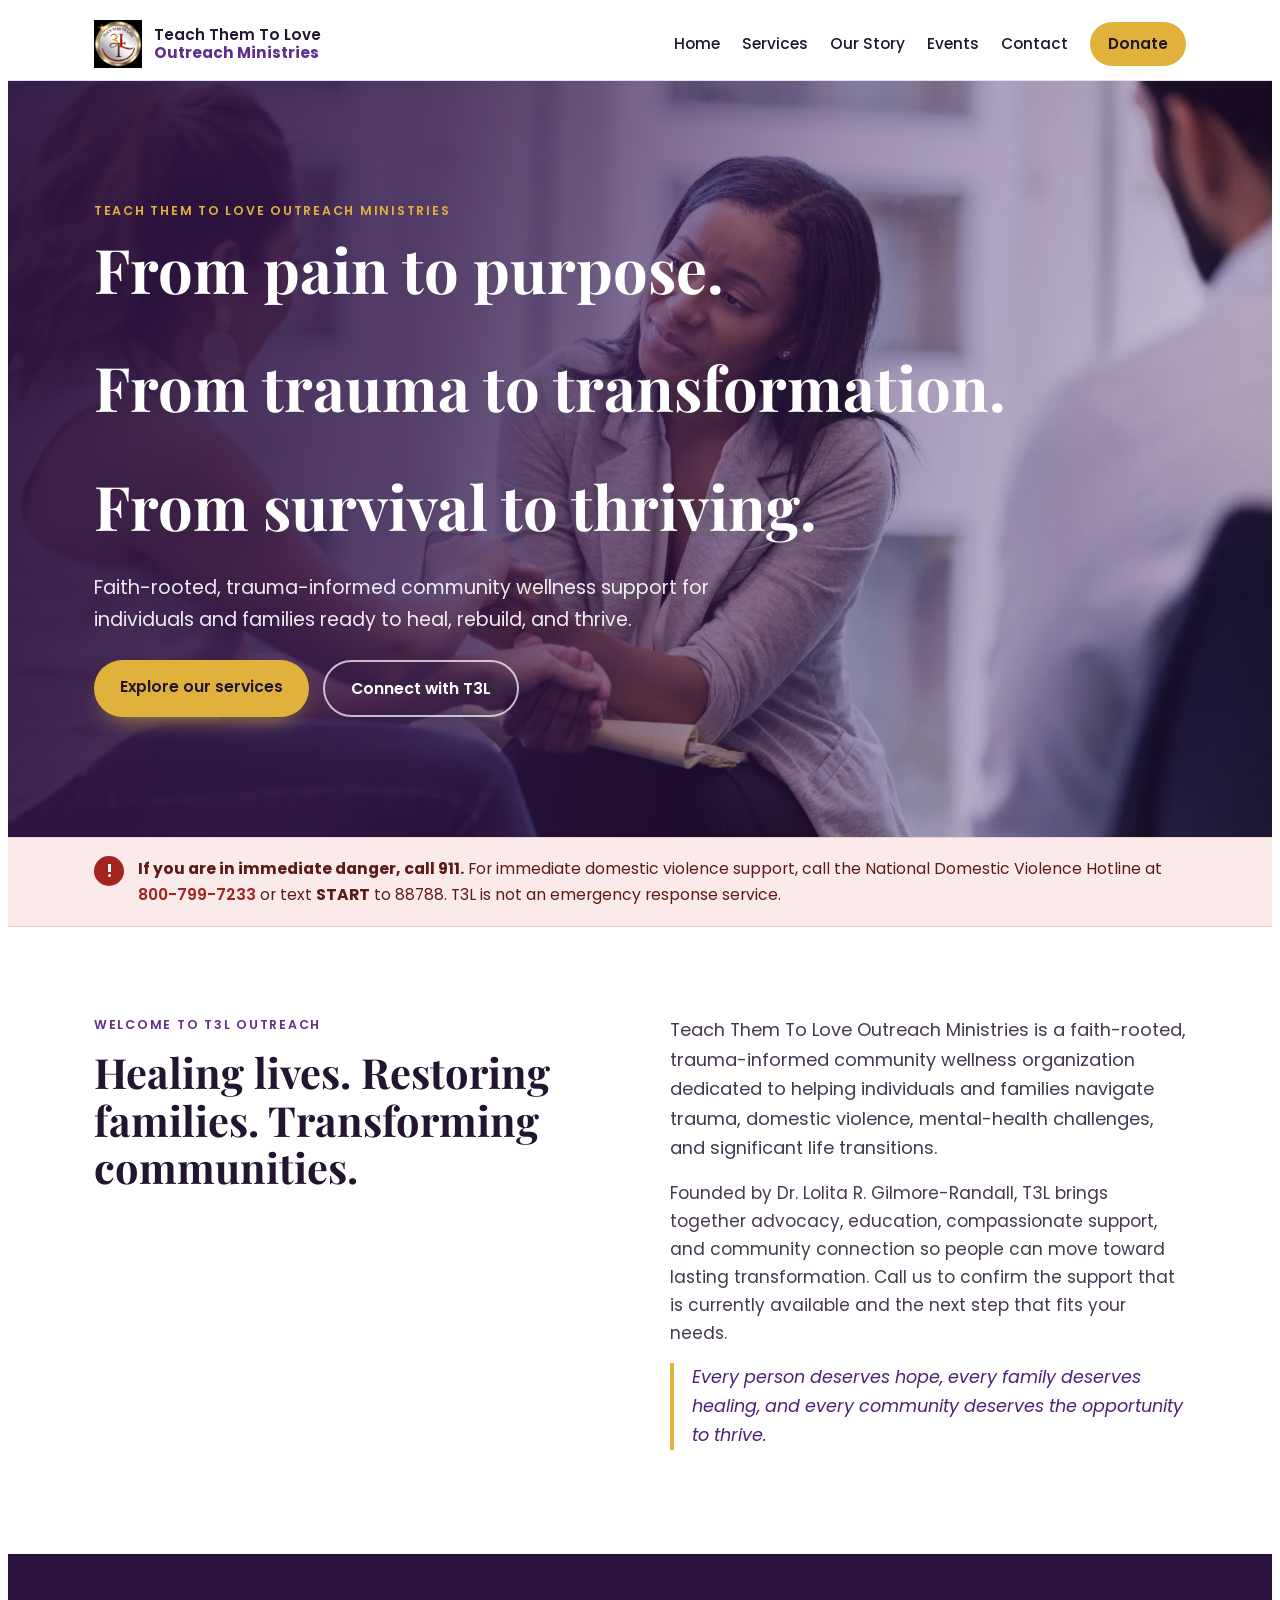
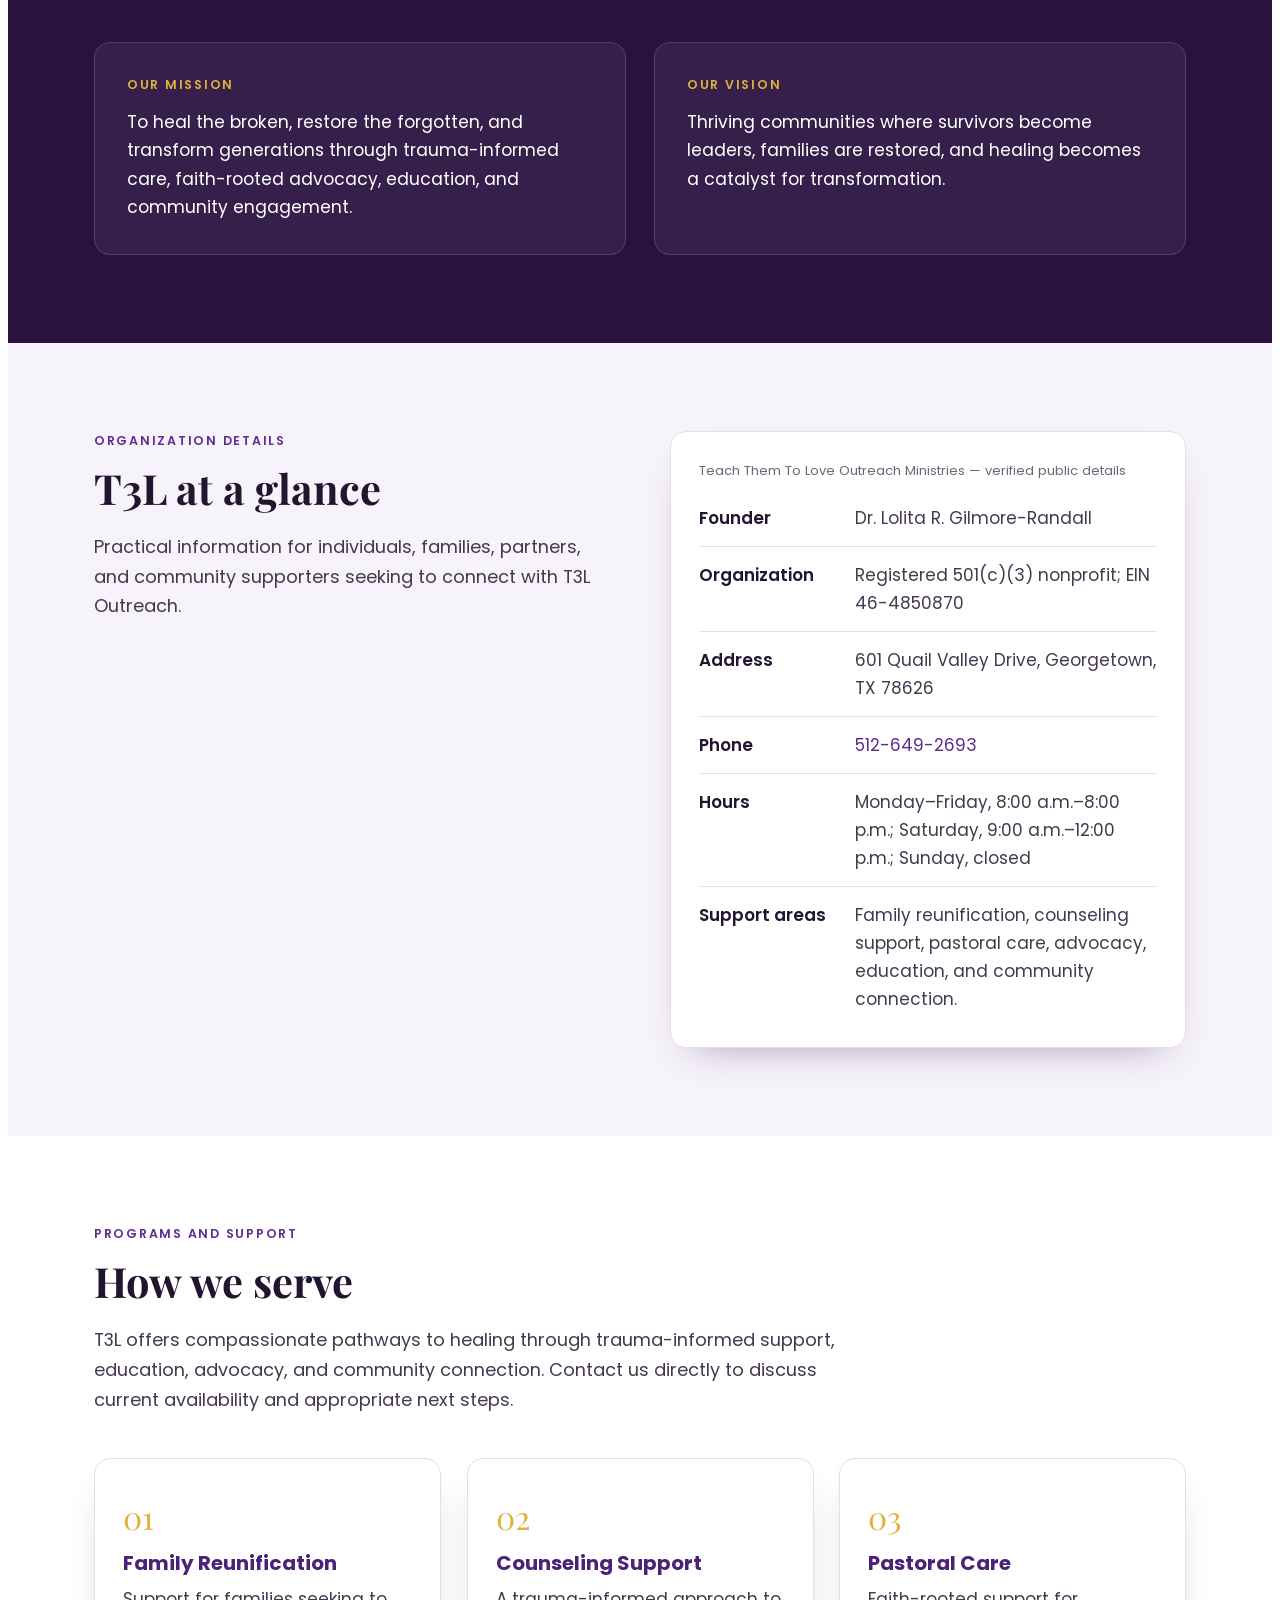
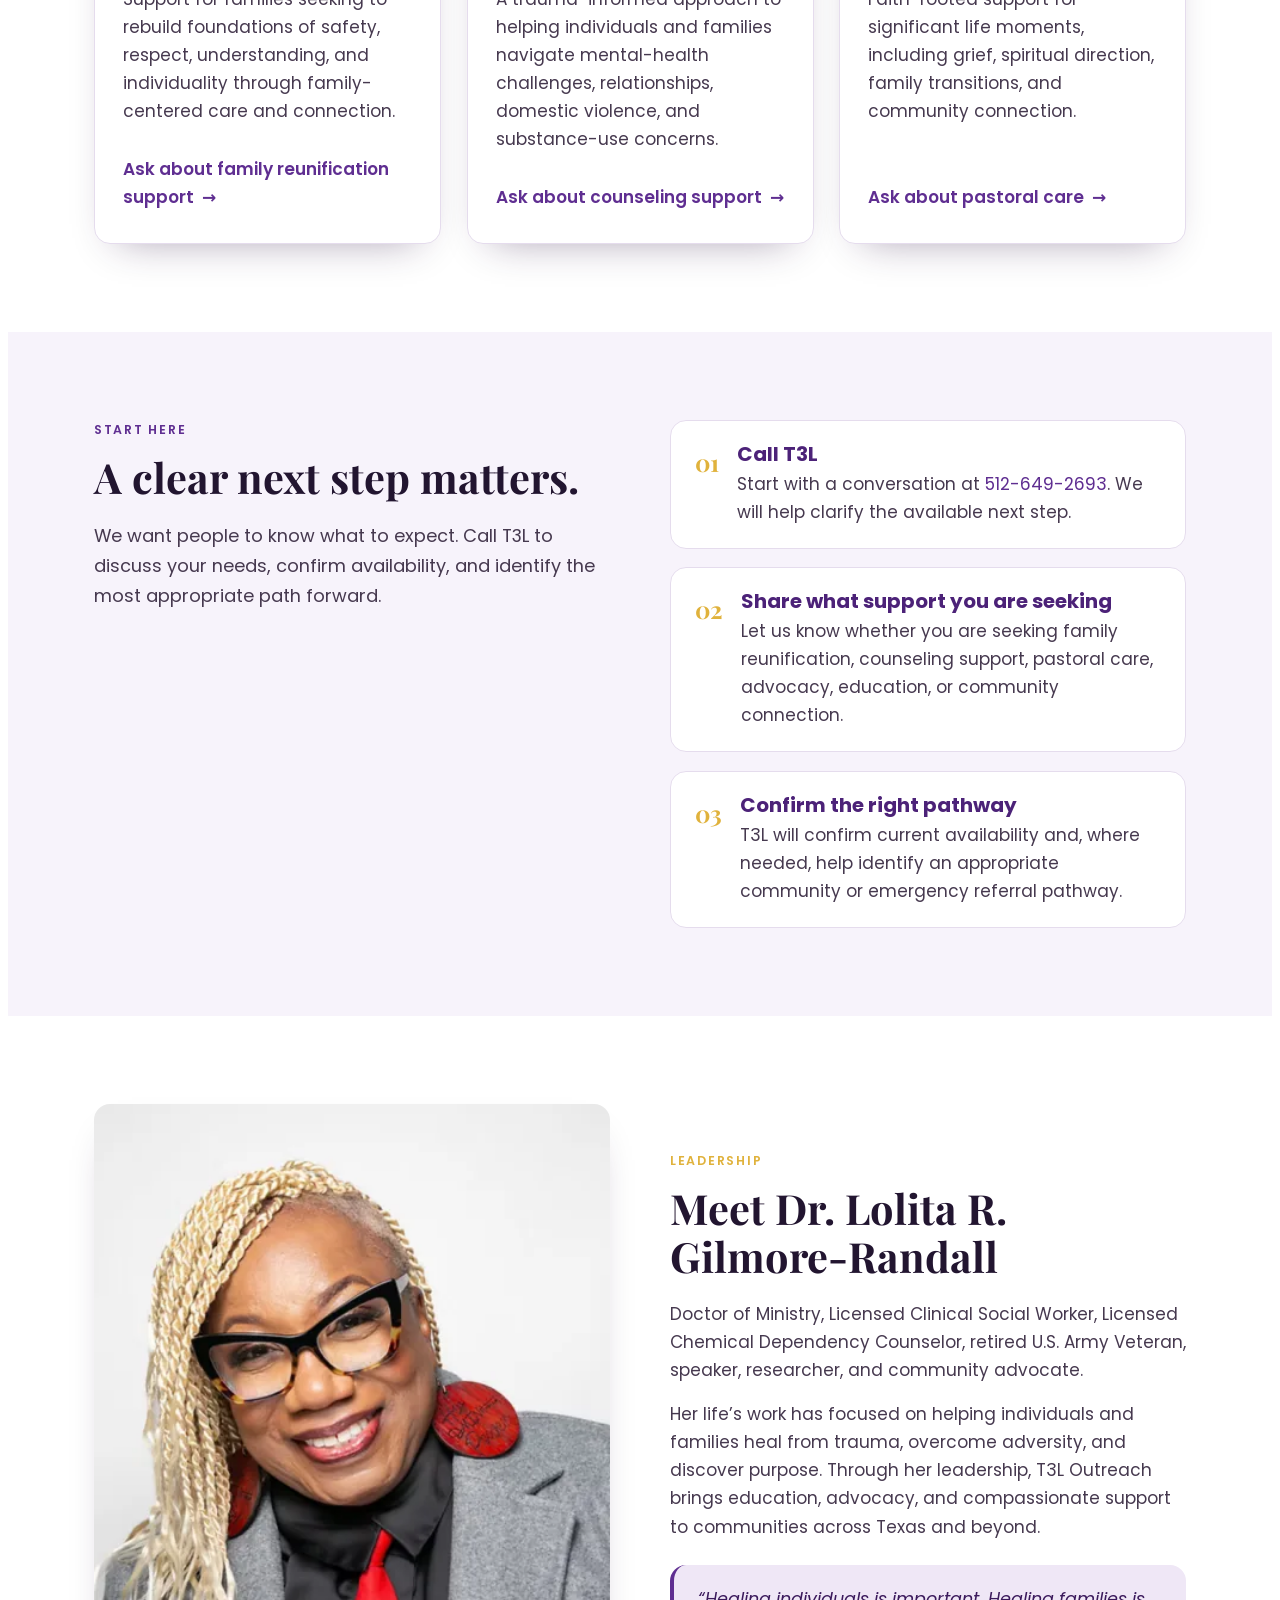
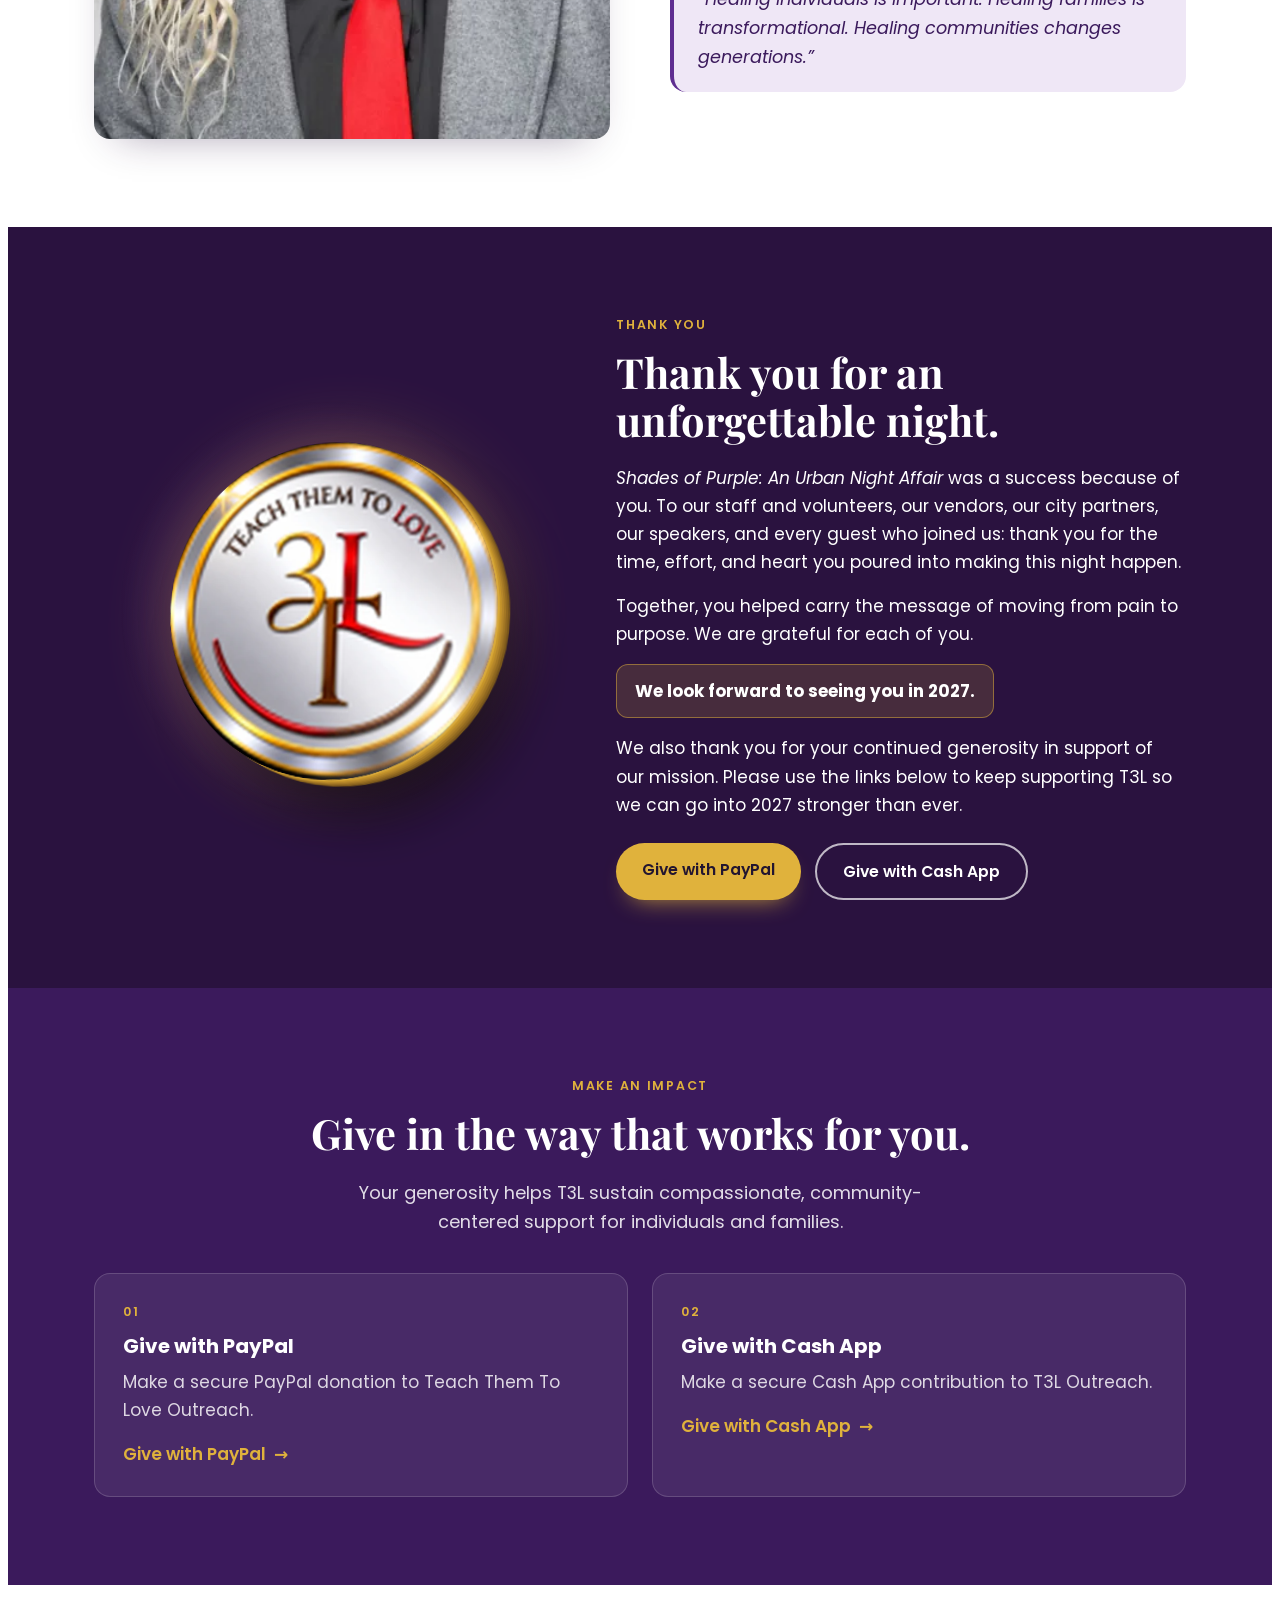
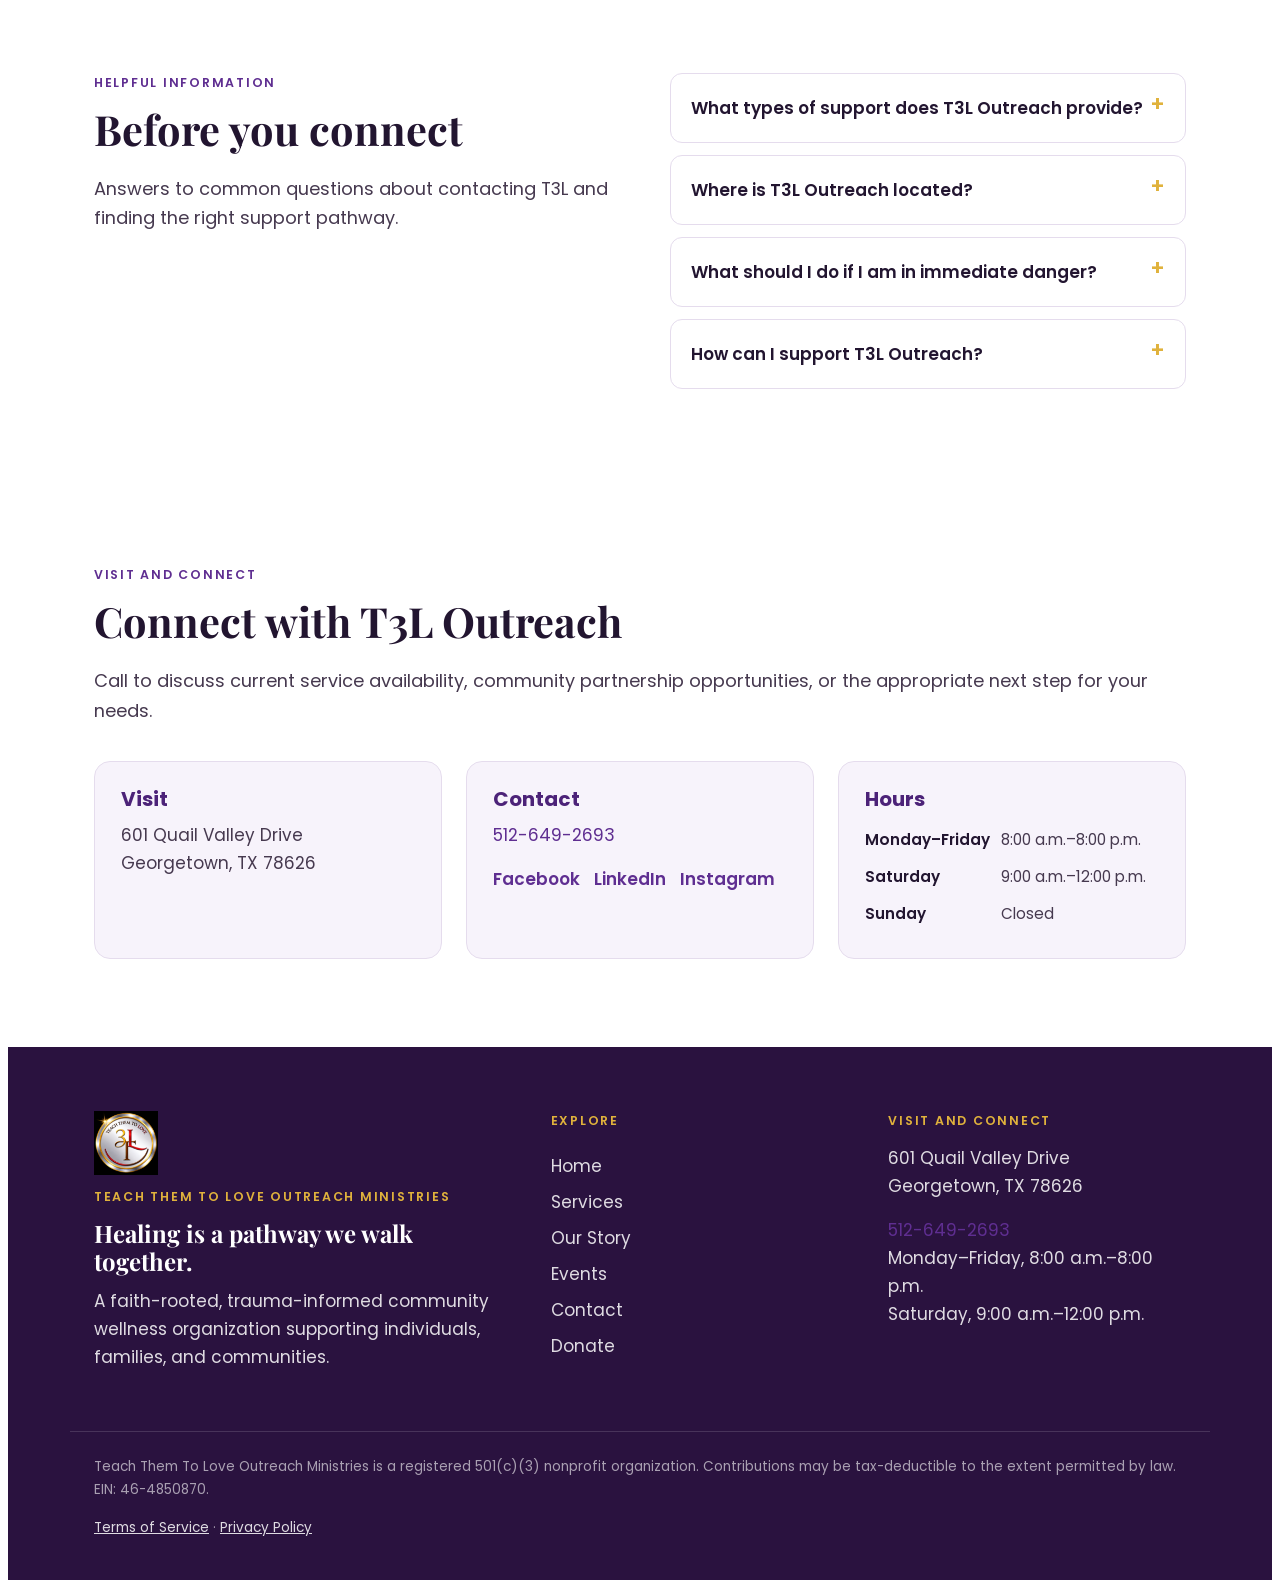
<file: index.html>
<!doctype html>
<html lang="en">
<head>
  <meta charset="utf-8">
  <meta name="viewport" content="width=device-width, initial-scale=1">
  <title>Teach Them To Love Outreach Ministries — Healing lives. Restoring families. Transforming communities.</title>
  <meta name="description" content="Teach Them To Love Outreach Ministries (T3L) is a faith-rooted, trauma-informed community wellness organization in Georgetown, TX, supporting individuals and families through family reunification, counseling support, pastoral care, advocacy, and education.">
  <meta name="theme-color" content="#2a123f">
  <link rel="canonical" href="https://www.t3loutreach.org/">

  <!-- Favicon / app icons -->
  <link rel="icon" href="assets/img/t3l-logo.png" type="image/png">
  <link rel="apple-touch-icon" href="assets/img/t3l-logo.png">

  <!-- Smooth in-page scrolling (disabled under reduced-motion via stylesheet) -->
  <style>html{scroll-behavior:smooth}</style>

  <!-- Open Graph / social -->
  <meta property="og:type" content="website">
  <meta property="og:url" content="https://www.t3loutreach.org/">
  <meta property="og:title" content="Teach Them To Love Outreach Ministries">
  <meta property="og:description" content="Faith-rooted, trauma-informed community wellness support for individuals and families ready to heal, rebuild, and thrive.">
  <meta property="og:image" content="https://www.t3loutreach.org/assets/img/t3l-logo.png">
  <meta name="twitter:card" content="summary">

  <!-- Fonts -->
  <link rel="preconnect" href="https://fonts.googleapis.com">
  <link rel="preconnect" href="https://fonts.gstatic.com" crossorigin>
  <link href="https://fonts.googleapis.com/css2?family=Playfair+Display:wght@600;700&family=Poppins:wght@400;500;600;700&display=swap" rel="stylesheet">

  <link rel="stylesheet" href="assets/t3l.css">

  <!-- Structured data: NGO -->
  <script type="application/ld+json">
  {
    "@context": "https://schema.org",
    "@type": "NGO",
    "name": "Teach Them To Love Outreach Ministries",
    "alternateName": "T3L Outreach",
    "url": "https://www.t3loutreach.org/",
    "telephone": "+1-512-649-2693",
    "email": "teachthemtolove@gmail.com",
    "taxID": "46-4850870",
    "founder": { "@type": "Person", "name": "Dr. Lolita R. Gilmore-Randall" },
    "address": {
      "@type": "PostalAddress",
      "streetAddress": "601 Quail Valley Drive",
      "addressLocality": "Georgetown",
      "addressRegion": "TX",
      "postalCode": "78626",
      "addressCountry": "US"
    },
    "openingHours": ["Mo-Fr 08:00-20:00", "Sa 09:00-12:00"],
    "sameAs": [
      "https://www.facebook.com/profile.php?id=100066552908617",
      "https://www.linkedin.com/company/teach-them-to-love-outreach-ministries-corp",
      "https://www.instagram.com/teachthemtolove"
    ]
  }
  </script>
</head>
<body>

<div id="t3l-ghl" class="t3l-ghl-embed">
<a class="skip-link" href="#t3l-main-content">Skip to main content</a>

  <header class="site-header">
    <div class="container header-inner">
      <a class="brand" href="#t3l-home" aria-label="Teach Them To Love Outreach Ministries home">
        <img src="assets/img/t3l-logo.png" alt="Teach Them To Love Outreach Ministries logo">
        <span>Teach Them To Love<strong>Outreach Ministries</strong></span>
      </a>
      <button class="menu-toggle" type="button" aria-expanded="false" aria-controls="site-navigation">Menu</button>
      <nav class="nav" id="site-navigation" aria-label="Primary navigation">
        <a href="#t3l-home">Home</a>
        <a href="#t3l-services">Services</a>
        <a href="#t3l-about">Our Story</a>
        <a href="#t3l-events">Events</a>
        <a href="#t3l-contact">Contact</a>
        <a class="nav-give" href="#t3l-give">Donate</a>
      </nav>
    </div>
  </header>

  <main id="t3l-main-content">
    <section class="hero" id="t3l-home" aria-labelledby="hero-heading">
      <div class="container hero-inner">
        <p class="eyebrow">Teach Them To Love Outreach Ministries</p>
        <h1 id="hero-heading" style="display:flex;flex-direction:column;gap:48px;font-size:clamp(1rem,4.8vw,4rem);"><span style="white-space:nowrap;">From pain to purpose.</span><span style="white-space:nowrap;">From trauma to transformation.</span><span style="white-space:nowrap;">From survival to thriving.</span></h1>
        <p class="hero-copy">Faith-rooted, trauma-informed community wellness support for individuals and families ready to heal, rebuild, and thrive.</p>
        <div class="button-row">
          <a class="button gold" href="#t3l-services">Explore our services</a>
          <a class="button ghost" href="#t3l-contact">Connect with T3L</a>
        </div>
      </div>
    </section>

    <aside class="safety-notice" aria-label="Immediate safety information">
      <div class="container">
        <span class="notice-mark" aria-hidden="true">!</span>
        <p><strong>If you are in immediate danger, call 911.</strong> For immediate domestic violence support, call the National Domestic Violence Hotline at <a href="tel:18007997233">800-799-7233</a> or text <strong>START</strong> to 88788. T3L is not an emergency response service.</p>
      </div>
    </aside>

    <section class="section" aria-labelledby="welcome-heading">
      <div class="container intro-grid">
        <div>
          <p class="eyebrow dark">Welcome to T3L Outreach</p>
          <h2 id="welcome-heading">Healing lives. Restoring families. Transforming communities.</h2>
        </div>
        <div class="intro-copy">
          <p class="lead">Teach Them To Love Outreach Ministries is a faith-rooted, trauma-informed community wellness organization dedicated to helping individuals and families navigate trauma, domestic violence, mental-health challenges, and significant life transitions.</p>
          <p>Founded by Dr. Lolita R. Gilmore-Randall, T3L brings together advocacy, education, compassionate support, and community connection so people can move toward lasting transformation. Call us to confirm the support that is currently available and the next step that fits your needs.</p>
          <p class="belief">Every person deserves hope, every family deserves healing, and every community deserves the opportunity to thrive.</p>
        </div>
      </div>
    </section>

    <section class="section mission" aria-label="Mission and vision">
      <div class="container mission-grid">
        <article class="mission-card">
          <p class="eyebrow">Our mission</p>
          <p>To heal the broken, restore the forgotten, and transform generations through trauma-informed care, faith-rooted advocacy, education, and community engagement.</p>
        </article>
        <article class="mission-card">
          <p class="eyebrow">Our vision</p>
          <p>Thriving communities where survivors become leaders, families are restored, and healing becomes a catalyst for transformation.</p>
        </article>
      </div>
    </section>

    <section class="section facts" aria-labelledby="facts-heading">
      <div class="container facts-grid">
        <div>
          <p class="eyebrow dark">Organization details</p>
          <h2 id="facts-heading">T3L at a glance</h2>
          <p class="lead">Practical information for individuals, families, partners, and community supporters seeking to connect with T3L Outreach.</p>
        </div>
        <div class="fact-box">
          <table>
            <caption>Teach Them To Love Outreach Ministries — verified public details</caption>
            <tbody>
              <tr><th scope="row">Founder</th><td>Dr. Lolita R. Gilmore-Randall</td></tr>
              <tr><th scope="row">Organization</th><td>Registered 501(c)(3) nonprofit; EIN 46-4850870</td></tr>
              <tr><th scope="row">Address</th><td>601 Quail Valley Drive, Georgetown, TX 78626</td></tr>
              <tr><th scope="row">Phone</th><td><a href="tel:+15126492693">512-649-2693</a></td></tr>
              <tr><th scope="row">Hours</th><td>Monday–Friday, 8:00 a.m.–8:00 p.m.; Saturday, 9:00 a.m.–12:00 p.m.; Sunday, closed</td></tr>
              <tr><th scope="row">Support areas</th><td>Family reunification, counseling support, pastoral care, advocacy, education, and community connection.</td></tr>
            </tbody>
          </table>
        </div>
      </div>
    </section>

    <section class="section services" id="t3l-services" aria-labelledby="services-heading">
      <div class="container">
        <div class="services-heading">
          <p class="eyebrow dark">Programs and support</p>
          <h2 id="services-heading">How we serve</h2>
          <p class="lead">T3L offers compassionate pathways to healing through trauma-informed support, education, advocacy, and community connection. Contact us directly to discuss current availability and appropriate next steps.</p>
        </div>
        <div class="service-grid">
          <article class="service-card">
            <p class="service-number" aria-hidden="true">01</p>
            <h3>Family Reunification</h3>
            <p>Support for families seeking to rebuild foundations of safety, respect, understanding, and individuality through family-centered care and connection.</p>
            <a href="#t3l-contact">Ask about family reunification support <span aria-hidden="true">&nbsp;→</span></a>
          </article>
          <article class="service-card">
            <p class="service-number" aria-hidden="true">02</p>
            <h3>Counseling Support</h3>
            <p>A trauma-informed approach to helping individuals and families navigate mental-health challenges, relationships, domestic violence, and substance-use concerns.</p>
            <a href="#t3l-contact">Ask about counseling support <span aria-hidden="true">&nbsp;→</span></a>
          </article>
          <article class="service-card">
            <p class="service-number" aria-hidden="true">03</p>
            <h3>Pastoral Care</h3>
            <p>Faith-rooted support for significant life moments, including grief, spiritual direction, family transitions, and community connection.</p>
            <a href="#t3l-contact">Ask about pastoral care <span aria-hidden="true">&nbsp;→</span></a>
          </article>
        </div>
      </div>
    </section>

    <section class="section access" aria-labelledby="access-heading">
      <div class="container access-grid">
        <div>
          <p class="eyebrow dark">Start here</p>
          <h2 id="access-heading">A clear next step matters.</h2>
          <p class="lead">We want people to know what to expect. Call T3L to discuss your needs, confirm availability, and identify the most appropriate path forward.</p>
        </div>
        <ol class="access-steps">
          <li><span aria-hidden="true">01</span><div><h3>Call T3L</h3><p>Start with a conversation at <a href="tel:+15126492693">512-649-2693</a>. We will help clarify the available next step.</p></div></li>
          <li><span aria-hidden="true">02</span><div><h3>Share what support you are seeking</h3><p>Let us know whether you are seeking family reunification, counseling support, pastoral care, advocacy, education, or community connection.</p></div></li>
          <li><span aria-hidden="true">03</span><div><h3>Confirm the right pathway</h3><p>T3L will confirm current availability and, where needed, help identify an appropriate community or emergency referral pathway.</p></div></li>
        </ol>
      </div>
    </section>

    <section class="section founder" id="t3l-about" aria-labelledby="founder-heading">
      <div class="container founder-grid">
        <div class="founder-image">
          <img src="assets/img/founder.webp" alt="Dr. Lolita R. Gilmore-Randall">
        </div>
        <div class="founder-copy">
          <p class="eyebrow">Leadership</p>
          <h2 id="founder-heading">Meet Dr. Lolita R. Gilmore-Randall</h2>
          <p>Doctor of Ministry, Licensed Clinical Social Worker, Licensed Chemical Dependency Counselor, retired U.S. Army Veteran, speaker, researcher, and community advocate.</p>
          <p>Her life’s work has focused on helping individuals and families heal from trauma, overcome adversity, and discover purpose. Through her leadership, T3L Outreach brings education, advocacy, and compassionate support to communities across Texas and beyond.</p>
          <blockquote>“Healing individuals is important. Healing families is transformational. Healing communities changes generations.”</blockquote>
        </div>
      </div>
    </section>

    <section class="section event" id="t3l-events" aria-labelledby="event-heading">
      <div class="container event-panel">
        <div class="event-logo">
          <div class="logo-coin"><img src="assets/img/t3l-logo-3d.webp" alt="Teach Them To Love Outreach Ministries logo"></div>
        </div>
        <div class="event-copy">
          <p class="eyebrow">Thank you</p>
          <h2 id="event-heading">Thank you for an unforgettable night.</h2>
          <p><em>Shades of Purple: An Urban Night Affair</em> was a success because of you. To our staff and volunteers, our vendors, our city partners, our speakers, and every guest who joined us: thank you for the time, effort, and heart you poured into making this night happen.</p>
          <p>Together, you helped carry the message of moving from pain to purpose. We are grateful for each of you.</p>
          <p class="date-chip"><strong>We look forward to seeing you in 2027.</strong></p>
          <p>We also thank you for your continued generosity in support of our mission. Please use the links below to keep supporting T3L so we can go into 2027 stronger than ever.</p>
          <div class="button-row"><a class="button gold" href="https://www.paypal.com/donate?business=teachthemtolove%40gmail.com&amp;currency_code=USD" target="_blank" rel="noopener noreferrer">Give with PayPal</a><a class="button ghost" href="https://cash.app/$T3L022014" target="_blank" rel="noopener noreferrer">Give with Cash App</a></div>
        </div>
      </div>
    </section>

    <section class="section giving" id="t3l-give" aria-labelledby="give-heading">
      <div class="container">
        <p class="eyebrow">Make an impact</p>
        <h2 id="give-heading">Give in the way that works for you.</h2>
        <p class="lead">Your generosity helps T3L sustain compassionate, community-centered support for individuals and families.</p>
        <div class="giving-grid">
          <article class="give-card"><p class="eyebrow">01</p><h3>Give with PayPal</h3><p>Make a secure PayPal donation to Teach Them To Love Outreach.</p><a href="https://www.paypal.com/donate?business=teachthemtolove%40gmail.com&amp;currency_code=USD" target="_blank" rel="noopener noreferrer">Give with PayPal <span aria-hidden="true">&nbsp;→</span></a></article>
          <article class="give-card"><p class="eyebrow">02</p><h3>Give with Cash App</h3><p>Make a secure Cash App contribution to T3L Outreach.</p><a href="https://cash.app/$T3L022014" target="_blank" rel="noopener noreferrer">Give with Cash App <span aria-hidden="true">&nbsp;→</span></a></article>
        </div>
      </div>
    </section>

    <section class="section faq" aria-labelledby="faq-heading">
      <div class="container faq-grid">
        <div>
          <p class="eyebrow dark">Helpful information</p>
          <h2 id="faq-heading">Before you connect</h2>
          <p class="lead">Answers to common questions about contacting T3L and finding the right support pathway.</p>
        </div>
        <div class="faq-list">
          <details><summary>What types of support does T3L Outreach provide?</summary><p>T3L provides family reunification support, trauma-informed counseling support, pastoral care, advocacy, education, and community connection. Call T3L to confirm current availability and the right next step.</p></details>
          <details><summary>Where is T3L Outreach located?</summary><p>T3L is located at 601 Quail Valley Drive, Georgetown, TX 78626. Call <a href="tel:+15126492693">512-649-2693</a> to confirm current hours and access information before visiting.</p></details>
          <details><summary>What should I do if I am in immediate danger?</summary><p>Call 911 if you are in immediate danger. For immediate domestic violence support, call the National Domestic Violence Hotline at <a href="tel:18007997233">800-799-7233</a> or text <strong>START</strong> to 88788.</p></details>
          <details><summary>How can I support T3L Outreach?</summary><p>You can support T3L through a secure online donation, by attending a current event, or by connecting with the organization about partnership and community opportunities.</p></details>
        </div>
      </div>
    </section>

    <section class="section contact" id="t3l-contact" aria-labelledby="contact-heading">
      <div class="container">
        <p class="eyebrow dark">Visit and connect</p>
        <h2 id="contact-heading">Connect with T3L Outreach</h2>
        <p class="lead">Call to discuss current service availability, community partnership opportunities, or the appropriate next step for your needs.</p>
        <div class="contact-grid">
          <article class="contact-card"><h3>Visit</h3><p>601 Quail Valley Drive<br>Georgetown, TX 78626</p></article>
          <article class="contact-card"><h3>Contact</h3><p><a href="tel:+15126492693">512-649-2693</a></p><div class="social"><a href="https://www.facebook.com/profile.php?id=100066552908617" target="_blank" rel="noopener noreferrer">Facebook</a><a href="https://www.linkedin.com/company/teach-them-to-love-outreach-ministries-corp" target="_blank" rel="noopener noreferrer">LinkedIn</a><a href="https://www.instagram.com/teachthemtolove" target="_blank" rel="noopener noreferrer">Instagram</a></div></article>
          <article class="contact-card"><h3>Hours</h3><table class="hours"><tbody><tr><th>Monday–Friday</th><td>8:00 a.m.–8:00 p.m.</td></tr><tr><th>Saturday</th><td>9:00 a.m.–12:00 p.m.</td></tr><tr><th>Sunday</th><td>Closed</td></tr></tbody></table></article>
        </div>
      </div>
    </section>
  </main>

  <footer class="footer">
    <div class="container footer-grid">
      <div>
        <img src="assets/img/t3l-logo.png" alt="T3L Outreach logo">
        <p class="eyebrow">Teach Them To Love Outreach Ministries</p>
        <h2>Healing is a pathway we walk together.</h2>
        <p>A faith-rooted, trauma-informed community wellness organization supporting individuals, families, and communities.</p>
      </div>
      <nav class="footer-links" aria-label="Footer navigation"><p class="eyebrow">Explore</p><a href="#t3l-home">Home</a><a href="#t3l-services">Services</a><a href="#t3l-about">Our Story</a><a href="#t3l-events">Events</a><a href="#t3l-contact">Contact</a><a href="#t3l-give">Donate</a></nav>
      <div><p class="eyebrow">Visit and connect</p><p>601 Quail Valley Drive<br>Georgetown, TX 78626</p><p><a href="tel:+15126492693">512-649-2693</a><br>Monday–Friday, 8:00 a.m.–8:00 p.m.<br>Saturday, 9:00 a.m.–12:00 p.m.</p></div>
    </div>
    <div class="container footer-bottom"><p>Teach Them To Love Outreach Ministries is a registered 501(c)(3) nonprofit organization. Contributions may be tax-deductible to the extent permitted by law. EIN: 46-4850870.</p><p class="footer-legal"><a href="terms.html">Terms of Service</a> · <a href="privacy.html">Privacy Policy</a></p><p class="last-reviewed"></p></div>
  </footer>

  <script>
    (function () {
      var toggle = document.querySelector('#t3l-ghl .menu-toggle');
      var nav = document.querySelector('#t3l-ghl .nav');
      if (!toggle || !nav) return;
      toggle.addEventListener('click', function () {
        var open = nav.classList.toggle('is-open');
        toggle.setAttribute('aria-expanded', String(open));
        toggle.textContent = open ? 'Close' : 'Menu';
      });
      nav.querySelectorAll('a').forEach(function (link) {
        link.addEventListener('click', function () {
          nav.classList.remove('is-open');
          toggle.setAttribute('aria-expanded', 'false');
          toggle.textContent = 'Menu';
        });
      });
    }());
  </script>
</div>

</body>
</html>
</file>
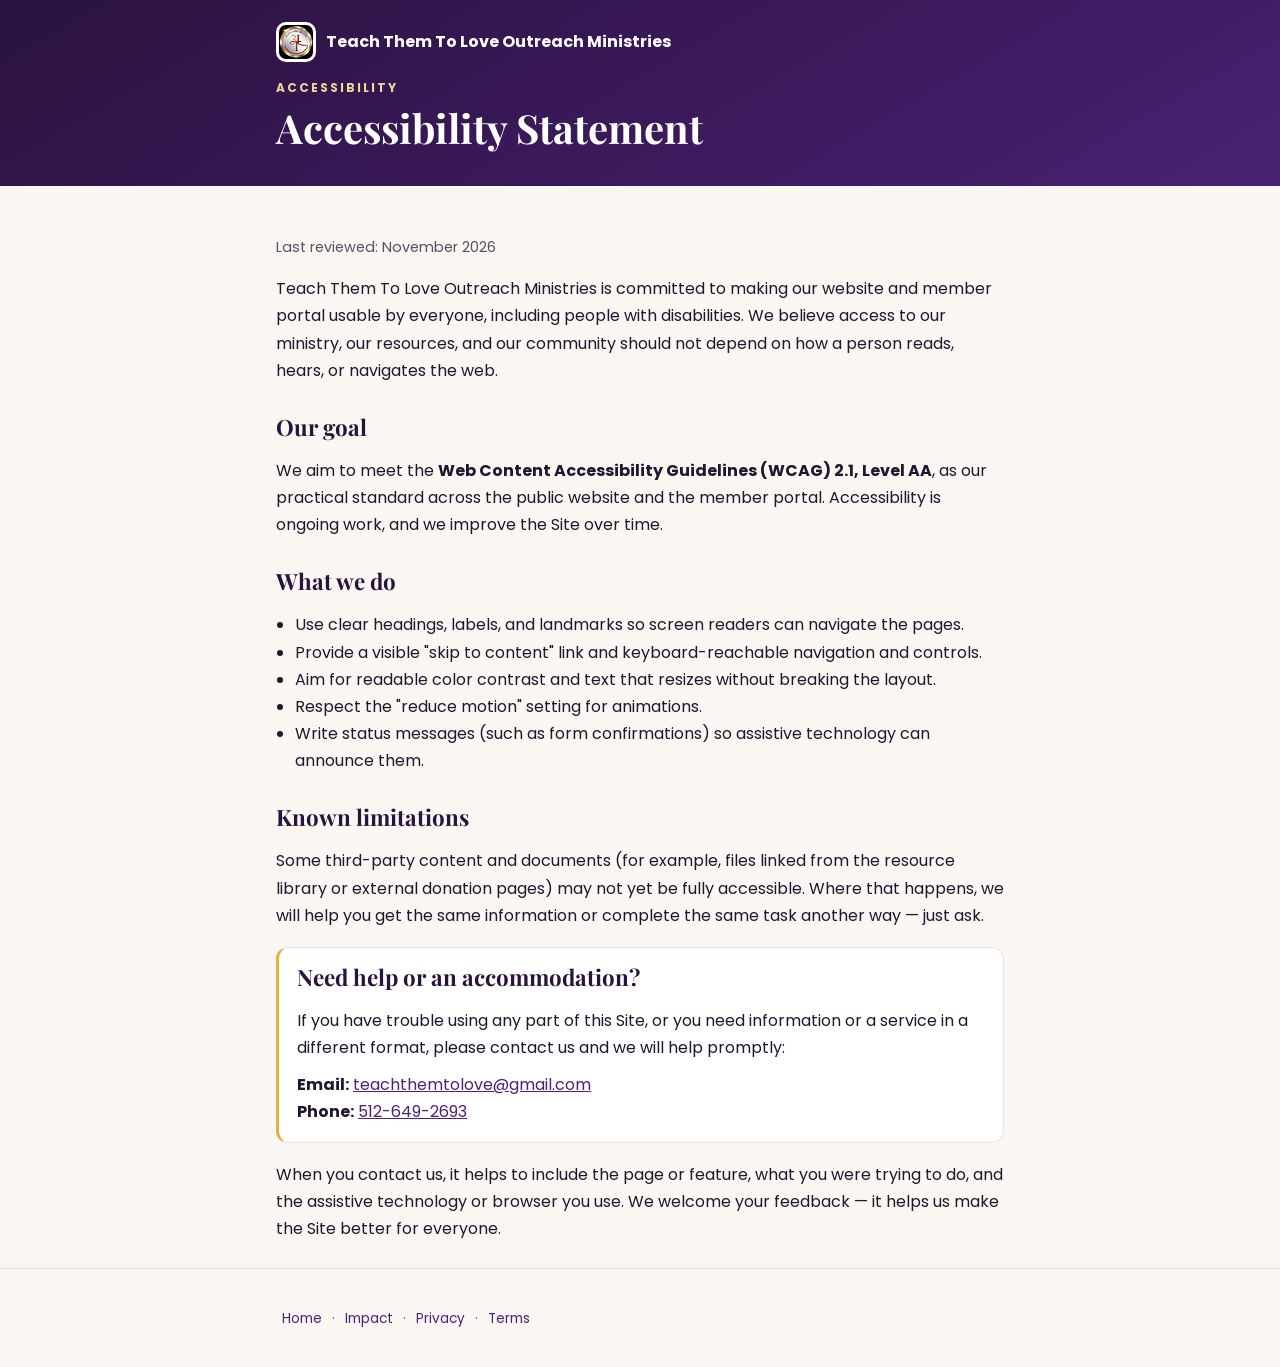
<file: accessibility.html>
<!doctype html>
<html lang="en">
<head>
  <meta charset="utf-8">
  <meta name="viewport" content="width=device-width, initial-scale=1">
  <title>Accessibility — Teach Them To Love Outreach Ministries</title>
  <meta name="description" content="Our commitment to making the Teach Them To Love website and member portal accessible to everyone, and how to reach us for help or accommodations.">
  <meta name="theme-color" content="#2a123f">
  <link rel="canonical" href="https://www.t3loutreach.org/accessibility.html">
  <link rel="icon" href="/assets/img/t3l-logo.png" type="image/png">
  <link rel="apple-touch-icon" href="/assets/img/t3l-logo.png">
  <link rel="preconnect" href="https://fonts.googleapis.com">
  <link rel="preconnect" href="https://fonts.gstatic.com" crossorigin>
  <link href="https://fonts.googleapis.com/css2?family=Playfair+Display:wght@600;700&family=Poppins:wght@400;500;600;700&display=swap" rel="stylesheet">
  <style>
    :root { --purple-900:#2a123f; --purple-700:#4c2278; --gold:#e0b23c; --ink:#221530; --muted:#5b4d66; --cream:#faf7f2; }
    * { box-sizing: border-box; }
    body { margin:0; font-family:"Poppins","Segoe UI",system-ui,-apple-system,sans-serif; color:var(--ink); background:var(--cream); line-height:1.7; -webkit-font-smoothing:antialiased; }
    h1,h2 { font-family:"Playfair Display",Georgia,serif; line-height:1.2; }
    a { color:var(--purple-700); }
    .wrap { max-width:760px; margin:0 auto; padding:0 16px; }
    .skip-link { position:absolute; left:-999px; top:0; background:var(--gold); color:var(--purple-900); padding:10px 16px; border-radius:0 0 10px 0; font-weight:700; text-decoration:none; }
    .skip-link:focus { left:0; }
    .masthead { background:linear-gradient(150deg,rgba(42,18,63,.97),rgba(76,34,120,.9)),var(--purple-900); color:#fff; }
    .masthead .wrap { padding:22px 16px 34px; }
    .masthead a.brand { display:inline-flex; align-items:center; gap:10px; color:#fff; text-decoration:none; font-weight:700; margin-bottom:16px; }
    .masthead img { width:40px; height:40px; border-radius:10px; background:#fff; padding:3px; }
    .eyebrow { color:#ecd69d; text-transform:uppercase; letter-spacing:2px; font-size:12px; font-weight:700; margin:0 0 6px; }
    .masthead h1 { margin:0; font-size:clamp(28px,5vw,40px); }
    main { padding:34px 0 10px; }
    h2 { color:var(--purple-900); font-size:1.4rem; margin:30px 0 8px; }
    ul { padding-left:1.2em; }
    .updated { color:var(--muted); font-size:.9rem; }
    .callout { background:#fff; border:1px solid #ece2d6; border-left:3px solid var(--gold); border-radius:12px; padding:16px 18px; margin:18px 0; }
    footer { border-top:1px solid #e5dccf; padding:24px 16px; font-size:.85rem; color:var(--muted); }
    footer a { color:var(--purple-700); text-decoration:none; margin:0 6px; }
  </style>
</head>
<body>
  <a class="skip-link" href="#main">Skip to content</a>
  <header class="masthead">
    <div class="wrap">
      <a class="brand" href="/"><img src="/assets/img/t3l-logo.png" alt="">Teach Them To Love Outreach Ministries</a>
      <p class="eyebrow">Accessibility</p>
      <h1>Accessibility Statement</h1>
    </div>
  </header>

  <main id="main">
    <div class="wrap">
      <p class="updated">Last reviewed: November 2026</p>

      <p>Teach Them To Love Outreach Ministries is committed to making our website and member portal usable by everyone, including people with disabilities. We believe access to our ministry, our resources, and our community should not depend on how a person reads, hears, or navigates the web.</p>

      <h2>Our goal</h2>
      <p>We aim to meet the <strong>Web Content Accessibility Guidelines (WCAG) 2.1, Level AA</strong>, as our practical standard across the public website and the member portal. Accessibility is ongoing work, and we improve the Site over time.</p>

      <h2>What we do</h2>
      <ul>
        <li>Use clear headings, labels, and landmarks so screen readers can navigate the pages.</li>
        <li>Provide a visible "skip to content" link and keyboard-reachable navigation and controls.</li>
        <li>Aim for readable color contrast and text that resizes without breaking the layout.</li>
        <li>Respect the "reduce motion" setting for animations.</li>
        <li>Write status messages (such as form confirmations) so assistive technology can announce them.</li>
      </ul>

      <h2>Known limitations</h2>
      <p>Some third-party content and documents (for example, files linked from the resource library or external donation pages) may not yet be fully accessible. Where that happens, we will help you get the same information or complete the same task another way — just ask.</p>

      <div class="callout">
        <h2 style="margin-top:0">Need help or an accommodation?</h2>
        <p style="margin-bottom:0">If you have trouble using any part of this Site, or you need information or a service in a different format, please contact us and we will help promptly:</p>
        <p style="margin:10px 0 0"><strong>Email:</strong> <a href="mailto:teachthemtolove@gmail.com">teachthemtolove@gmail.com</a><br>
        <strong>Phone:</strong> <a href="tel:+15126492693">512-649-2693</a></p>
      </div>

      <p>When you contact us, it helps to include the page or feature, what you were trying to do, and the assistive technology or browser you use. We welcome your feedback — it helps us make the Site better for everyone.</p>
    </div>
  </main>

  <footer>
    <div class="wrap">
      <p><a href="/">Home</a> · <a href="/impact.html">Impact</a> · <a href="/privacy.html">Privacy</a> · <a href="/terms.html">Terms</a></p>
    </div>
  </footer>
</body>
</html>
</file>
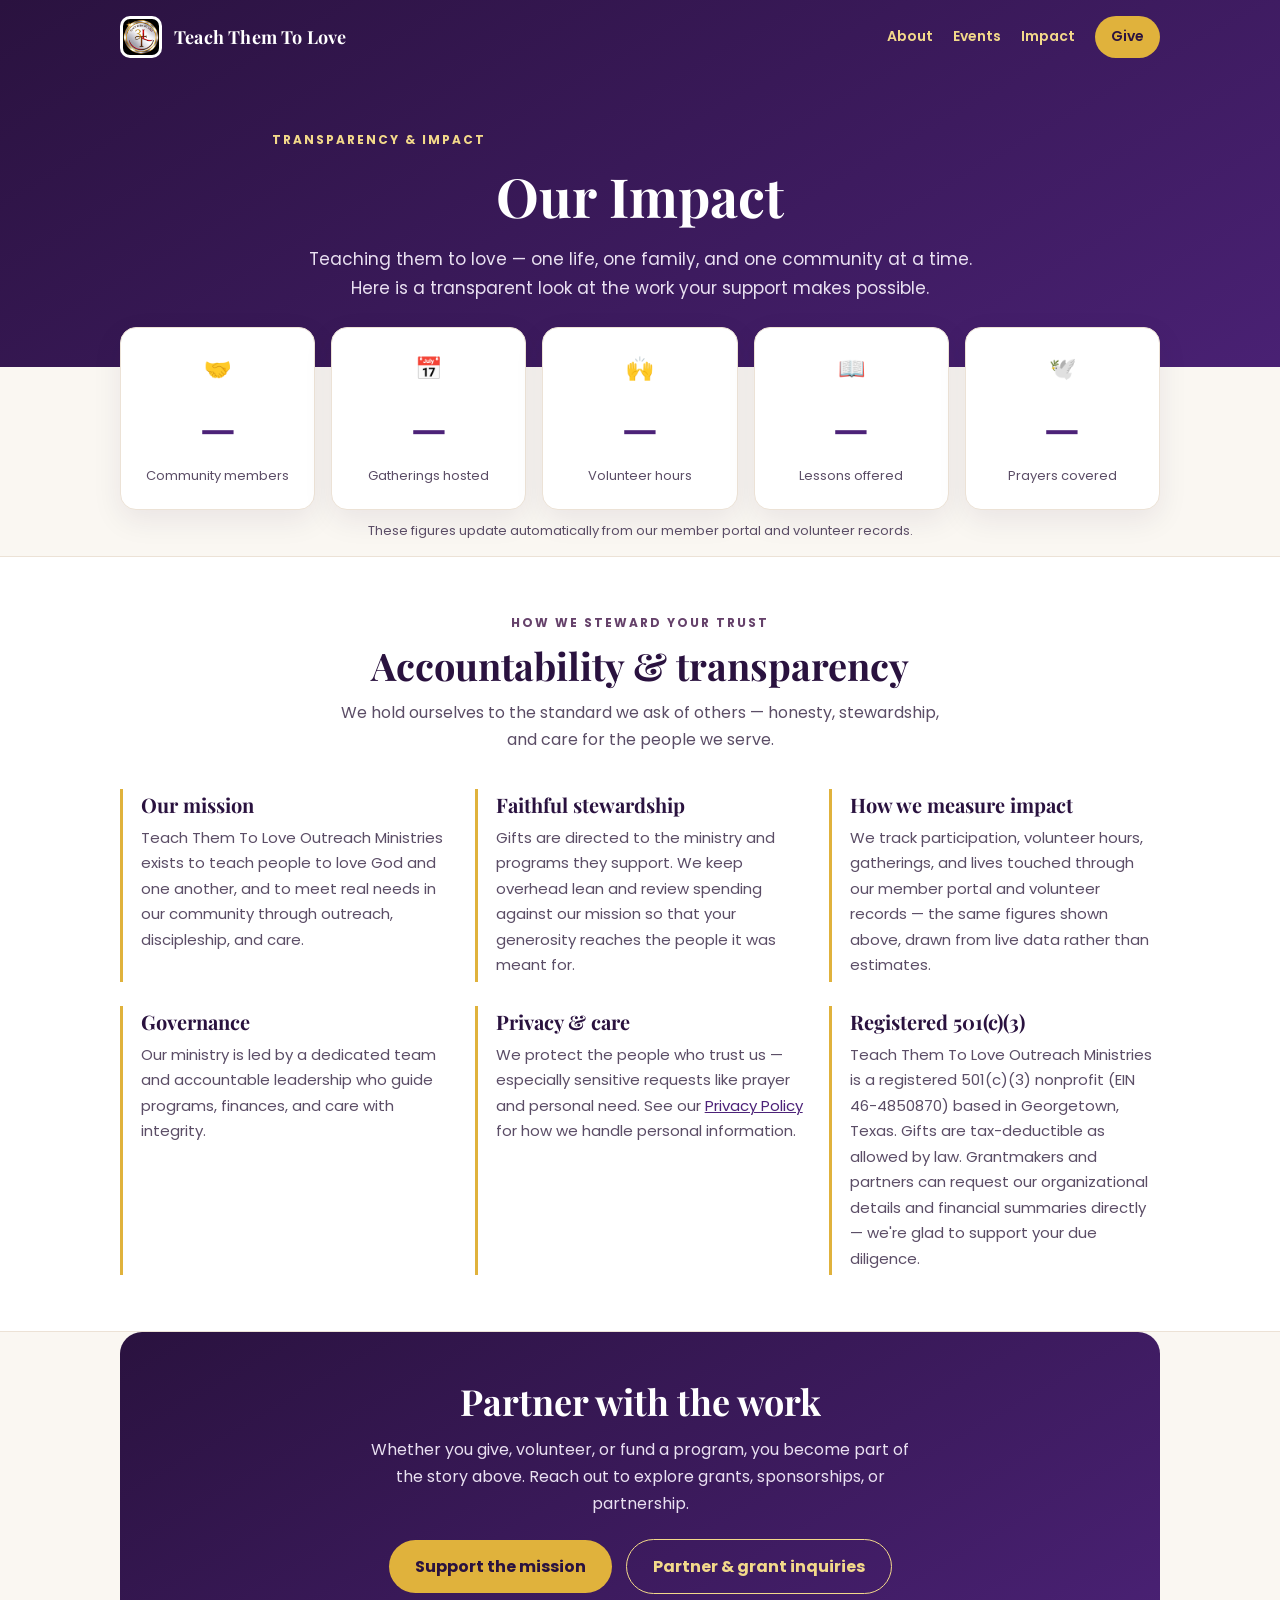
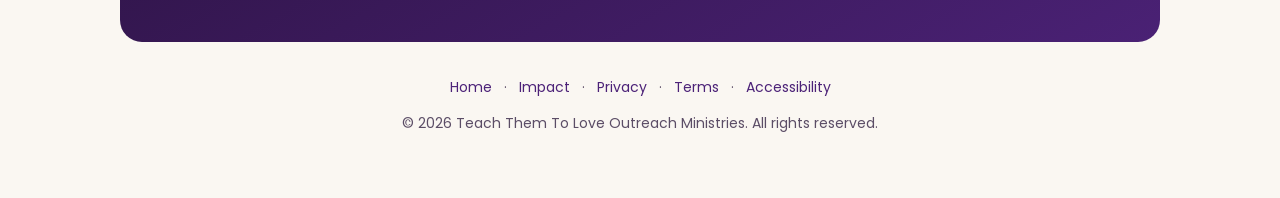
<file: impact.html>
<!doctype html>
<html lang="en">
<head>
  <meta charset="utf-8">
  <meta name="viewport" content="width=device-width, initial-scale=1">
  <title>Our Impact — Teach Them To Love Outreach Ministries</title>
  <meta name="description" content="A transparent look at the work of Teach Them To Love Outreach Ministries (T3L): the people served, hours given, and lives touched by our community — and how we steward every gift.">
  <meta name="theme-color" content="#2a123f">
  <link rel="canonical" href="https://www.t3loutreach.org/impact.html">
  <meta property="og:title" content="Our Impact — Teach Them To Love Outreach Ministries">
  <meta property="og:description" content="A transparent look at the work your support makes possible.">
  <meta property="og:type" content="website">
  <meta property="og:url" content="https://www.t3loutreach.org/impact.html">
  <link rel="icon" href="/assets/img/t3l-logo.png" type="image/png">
  <link rel="apple-touch-icon" href="/assets/img/t3l-logo.png">
  <link rel="preconnect" href="https://fonts.googleapis.com">
  <link rel="preconnect" href="https://fonts.gstatic.com" crossorigin>
  <link href="https://fonts.googleapis.com/css2?family=Playfair+Display:wght@600;700&family=Poppins:wght@400;500;600;700&display=swap" rel="stylesheet">
  <script type="application/ld+json">
  {
    "@context": "https://schema.org",
    "@type": "NGO",
    "name": "Teach Them To Love Outreach Ministries",
    "alternateName": "T3L",
    "url": "https://www.t3loutreach.org",
    "logo": "https://www.t3loutreach.org/assets/img/t3l-logo.png",
    "description": "A faith-based outreach ministry teaching people to love — one life, one family, and one community at a time.",
    "nonprofitStatus": "Nonprofit501c3",
    "taxID": "46-4850870",
    "email": "teachthemtolove@gmail.com",
    "telephone": "+1-512-649-2693",
    "address": {
      "@type": "PostalAddress",
      "streetAddress": "601 Quail Valley Drive",
      "addressLocality": "Georgetown",
      "addressRegion": "TX",
      "postalCode": "78626",
      "addressCountry": "US"
    }
  }
  </script>
  <style>
    :root {
      --purple-900: #2a123f;
      --purple-700: #4c2278;
      --purple-500: #65416a;
      --gold: #e0b23c;
      --gold-soft: #f3d98a;
      --ink: #221530;
      --muted: #5b4d66;
      --cream: #faf7f2;
      --card: #ffffff;
      --line: #ece2d6;
    }
    * { box-sizing: border-box; }
    html { scroll-behavior: smooth; }
    body {
      margin: 0;
      font-family: "Poppins", "Segoe UI", system-ui, -apple-system, sans-serif;
      color: var(--ink);
      background: var(--cream);
      line-height: 1.7;
      -webkit-font-smoothing: antialiased;
    }
    h1, h2, h3 { font-family: "Playfair Display", Georgia, serif; line-height: 1.2; }
    a { color: var(--purple-700); }
    .wrap { max-width: 1080px; margin: 0 auto; padding: 0 20px; }

    /* Skip link for keyboard / screen-reader users */
    .skip-link {
      position: absolute; left: -999px; top: 0; z-index: 100;
      background: var(--gold); color: var(--purple-900); padding: 10px 16px;
      border-radius: 0 0 10px 0; font-weight: 700; text-decoration: none;
    }
    .skip-link:focus { left: 0; }

    /* Masthead */
    .masthead { background: linear-gradient(150deg, rgba(42,18,63,0.97), rgba(76,34,120,0.92)), var(--purple-900); color: #fff; }
    .nav { display: flex; align-items: center; justify-content: space-between; padding: 16px 20px; max-width: 1080px; margin: 0 auto; gap: 12px; }
    .brand { display: flex; align-items: center; gap: 12px; color: #fff; text-decoration: none; font-weight: 700; }
    .brand img { width: 42px; height: 42px; border-radius: 10px; background: #fff; padding: 3px; }
    .brand span { font-family: "Playfair Display", serif; font-size: 18px; letter-spacing: .2px; }
    .nav-links { display: flex; gap: 20px; align-items: center; flex-wrap: wrap; }
    .nav-links a { color: var(--gold-soft); text-decoration: none; font-size: 14px; font-weight: 600; }
    .nav-links a:hover { color: #fff; }
    .nav-cta { background: var(--gold); color: var(--purple-900) !important; padding: 9px 16px; border-radius: 999px; }

    .hero { padding: 56px 0 64px; text-align: center; }
    .hero .eyebrow { color: var(--gold-soft); text-transform: uppercase; letter-spacing: 2px; font-size: 12px; font-weight: 700; margin: 0 0 14px; }
    .hero h1 { font-size: clamp(32px, 6vw, 54px); margin: 0 0 16px; color: #fff; }
    .hero p { color: #e9e0f1; max-width: 62ch; margin: 0 auto; font-size: 17px; }

    /* Stats band */
    .stats { margin-top: -40px; }
    .stat-grid { display: grid; grid-template-columns: repeat(auto-fit, minmax(150px, 1fr)); gap: 16px; }
    .stat {
      background: var(--card); border: 1px solid var(--line); border-radius: 16px;
      padding: 22px 18px; text-align: center; box-shadow: 0 10px 30px rgba(42,18,63,0.08);
    }
    .stat .num { font-family: "Playfair Display", serif; font-size: clamp(28px, 4vw, 40px); font-weight: 700; color: var(--purple-700); }
    .stat .lab { color: var(--muted); font-size: 13px; margin-top: 4px; }
    .stat .ico { font-size: 22px; display: block; margin-bottom: 6px; }

    section { padding: 56px 0; }
    .section-head { text-align: center; max-width: 60ch; margin: 0 auto 36px; }
    .section-head .eyebrow { color: var(--purple-500); text-transform: uppercase; letter-spacing: 2px; font-size: 12px; font-weight: 700; margin: 0 0 10px; }
    .section-head h2 { font-size: clamp(26px, 4vw, 38px); margin: 0 0 10px; color: var(--purple-900); }
    .section-head p { color: var(--muted); margin: 0; }

    /* Metric cards (admin-curated) */
    .metrics { display: grid; grid-template-columns: repeat(auto-fit, minmax(220px, 1fr)); gap: 18px; }
    .metric { background: var(--card); border: 1px solid var(--line); border-radius: 16px; padding: 24px; }
    .metric .v { font-family: "Playfair Display", serif; font-size: 34px; font-weight: 700; color: var(--purple-700); }
    .metric .v .unit { font-size: 16px; color: var(--gold); font-family: "Poppins", sans-serif; font-weight: 600; margin-left: 4px; }
    .metric .l { color: var(--muted); margin-top: 6px; }

    /* Stories */
    .stories { display: grid; grid-template-columns: repeat(auto-fit, minmax(280px, 1fr)); gap: 22px; }
    .story { background: var(--card); border: 1px solid var(--line); border-radius: 18px; overflow: hidden; display: flex; flex-direction: column; }
    .story img { width: 100%; height: 170px; object-fit: cover; background: #efe7f2; }
    .story .body { padding: 22px; }
    .story h3 { margin: 0 0 8px; color: var(--purple-900); font-size: 21px; }
    .story .summary { color: var(--purple-500); font-weight: 600; margin: 0 0 10px; }
    .story p { color: var(--muted); margin: 0; white-space: pre-wrap; }

    /* Transparency */
    .trust { background: #fff; border-top: 1px solid var(--line); border-bottom: 1px solid var(--line); }
    .trust-grid { display: grid; grid-template-columns: repeat(auto-fit, minmax(260px, 1fr)); gap: 24px; }
    .pledge { border-left: 3px solid var(--gold); padding: 4px 0 4px 18px; }
    .pledge h3 { margin: 0 0 8px; color: var(--purple-900); font-size: 20px; }
    .pledge p { color: var(--muted); margin: 0; font-size: 15px; }

    /* CTA */
    .cta { background: linear-gradient(150deg, rgba(42,18,63,0.98), rgba(76,34,120,0.94)), var(--purple-900); color: #fff; text-align: center; border-radius: 22px; padding: 48px 24px; }
    .cta h2 { color: #fff; font-size: clamp(26px, 4vw, 36px); margin: 0 0 12px; }
    .cta p { color: #e9e0f1; max-width: 56ch; margin: 0 auto 22px; }
    .btn { display: inline-block; background: var(--gold); color: var(--purple-900); font-weight: 700; text-decoration: none; padding: 13px 26px; border-radius: 999px; }
    .btn.ghost { background: transparent; color: var(--gold-soft); border: 1.5px solid var(--gold-soft); margin-left: 10px; }

    footer { padding: 34px 0 48px; text-align: center; color: var(--muted); font-size: 14px; }
    footer a { color: var(--purple-700); text-decoration: none; margin: 0 8px; }
    .muted-note { color: var(--muted); font-size: 13px; text-align: center; margin-top: 10px; }

    @media (max-width: 640px) {
      .nav-links a:not(.nav-cta) { display: none; }
      .hero { padding: 40px 0 54px; }
    }
    @media (prefers-reduced-motion: no-preference) {
      .reveal { opacity: 0; transform: translateY(14px); transition: opacity .6s ease, transform .6s ease; }
      .reveal.in { opacity: 1; transform: none; }
    }
  </style>
</head>
<body>
  <a class="skip-link" href="#main">Skip to content</a>

  <header class="masthead">
    <nav class="nav" aria-label="Primary">
      <a class="brand" href="/">
        <img src="/assets/img/t3l-logo.png" alt="">
        <span>Teach Them To Love</span>
      </a>
      <div class="nav-links">
        <a href="/#about">About</a>
        <a href="/#events">Events</a>
        <a href="/impact.html" aria-current="page">Impact</a>
        <a class="nav-cta" href="/#give">Give</a>
      </div>
    </nav>
    <div class="wrap hero">
      <p class="eyebrow">Transparency &amp; Impact</p>
      <h1 id="hdl">Our Impact</h1>
      <p id="intro">Teaching them to love — one life, one family, and one community at a time. Here is a transparent look at the work your support makes possible.</p>
    </div>
  </header>

  <main id="main">
    <!-- Live numbers -->
    <div class="wrap stats">
      <div class="stat-grid" id="statGrid" aria-live="polite">
        <!-- rendered from impact_public; static fallback below -->
        <div class="stat"><span class="ico" aria-hidden="true">🤝</span><div class="num" data-count="0">—</div><div class="lab">Community members</div></div>
        <div class="stat"><span class="ico" aria-hidden="true">📅</span><div class="num" data-count="0">—</div><div class="lab">Gatherings hosted</div></div>
        <div class="stat"><span class="ico" aria-hidden="true">🙌</span><div class="num" data-count="0">—</div><div class="lab">Volunteer hours</div></div>
        <div class="stat"><span class="ico" aria-hidden="true">📖</span><div class="num" data-count="0">—</div><div class="lab">Lessons offered</div></div>
        <div class="stat"><span class="ico" aria-hidden="true">🕊️</span><div class="num" data-count="0">—</div><div class="lab">Prayers covered</div></div>
      </div>
      <p class="muted-note">These figures update automatically from our member portal and volunteer records.</p>
    </div>

    <!-- Curated headline metrics -->
    <section id="metrics" class="wrap" hidden>
      <div class="section-head">
        <p class="eyebrow">By the numbers</p>
        <h2>The difference, in plain terms</h2>
        <p>Milestones our team tracks across the year.</p>
      </div>
      <div class="metrics" id="metricGrid"></div>
    </section>

    <!-- Stories -->
    <section id="storiesSection" class="wrap" hidden>
      <div class="section-head">
        <p class="eyebrow">Stories of change</p>
        <h2>Lives behind the numbers</h2>
        <p>Every statistic is a person. Here are a few of them.</p>
      </div>
      <div class="stories" id="storyGrid"></div>
    </section>

    <!-- Transparency / stewardship / governance -->
    <section class="trust">
      <div class="wrap">
        <div class="section-head">
          <p class="eyebrow">How we steward your trust</p>
          <h2>Accountability &amp; transparency</h2>
          <p>We hold ourselves to the standard we ask of others — honesty, stewardship, and care for the people we serve.</p>
        </div>
        <div class="trust-grid">
          <div class="pledge">
            <h3>Our mission</h3>
            <p>Teach Them To Love Outreach Ministries exists to teach people to love God and one another, and to meet real needs in our community through outreach, discipleship, and care.</p>
          </div>
          <div class="pledge">
            <h3>Faithful stewardship</h3>
            <p>Gifts are directed to the ministry and programs they support. We keep overhead lean and review spending against our mission so that your generosity reaches the people it was meant for.</p>
          </div>
          <div class="pledge">
            <h3>How we measure impact</h3>
            <p>We track participation, volunteer hours, gatherings, and lives touched through our member portal and volunteer records — the same figures shown above, drawn from live data rather than estimates.</p>
          </div>
          <div class="pledge">
            <h3>Governance</h3>
            <p>Our ministry is led by a dedicated team and accountable leadership who guide programs, finances, and care with integrity.</p>
          </div>
          <div class="pledge">
            <h3>Privacy &amp; care</h3>
            <p>We protect the people who trust us — especially sensitive requests like prayer and personal need. See our <a href="/privacy.html">Privacy Policy</a> for how we handle personal information.</p>
          </div>
          <div class="pledge">
            <h3>Registered 501(c)(3)</h3>
            <p>Teach Them To Love Outreach Ministries is a registered 501(c)(3) nonprofit (EIN 46-4850870) based in Georgetown, Texas. Gifts are tax-deductible as allowed by law. Grantmakers and partners can request our organizational details and financial summaries directly — we're glad to support your due diligence.</p>
          </div>
        </div>
      </div>
    </section>

    <!-- CTA -->
    <section class="wrap">
      <div class="cta reveal">
        <h2>Partner with the work</h2>
        <p>Whether you give, volunteer, or fund a program, you become part of the story above. Reach out to explore grants, sponsorships, or partnership.</p>
        <a class="btn" href="/#give">Support the mission</a>
        <a class="btn ghost" href="/#contact">Partner &amp; grant inquiries</a>
      </div>
    </section>
  </main>

  <footer>
    <div class="wrap">
      <nav aria-label="Footer">
        <a href="/">Home</a> ·
        <a href="/impact.html">Impact</a> ·
        <a href="/privacy.html">Privacy</a> ·
        <a href="/terms.html">Terms</a> ·
        <a href="/accessibility.html">Accessibility</a>
      </nav>
      <p style="margin-top:12px">© <span id="yr"></span> Teach Them To Love Outreach Ministries. All rights reserved.</p>
    </div>
  </footer>

  <script>
    (function () {
      'use strict';
      document.getElementById('yr').textContent = new Date().getFullYear();

      var FN_URL = 'https://neptxzpueslyzfgaktez.supabase.co/functions/v1/t3l-portal';
      var ANON = 'sb_publishable_Adg1vXigvY2GMP7BTVSS_A_-PvX3Eb_';

      function esc(s) { return String(s == null ? '' : s).replace(/[&<>"]/g, function (c) { return ({ '&': '&amp;', '<': '&lt;', '>': '&gt;', '"': '&quot;' })[c]; }); }
      function fmt(n) { try { return Number(n).toLocaleString(); } catch (e) { return String(n); } }

      // Count-up animation (respects reduced-motion)
      var reduce = window.matchMedia && window.matchMedia('(prefers-reduced-motion: reduce)').matches;
      function animate(el, to) {
        to = Number(to) || 0;
        if (reduce || to <= 0) { el.textContent = fmt(to); return; }
        var start = 0, dur = 900, t0 = null;
        function step(ts) {
          if (!t0) t0 = ts;
          var p = Math.min(1, (ts - t0) / dur);
          var eased = 1 - Math.pow(1 - p, 3);
          el.textContent = fmt(Math.round(to * eased));
          if (p < 1) requestAnimationFrame(step); else el.textContent = fmt(to);
        }
        requestAnimationFrame(step);
      }

      function renderStats(a) {
        var grid = document.getElementById('statGrid');
        var items = [
          { ico: '🤝', lab: 'Community members', v: a.community_members },
          { ico: '📅', lab: 'Gatherings hosted', v: a.events_hosted },
          { ico: '🙌', lab: 'Volunteer hours', v: a.volunteer_hours },
          { ico: '📖', lab: 'Lessons offered', v: a.classroom_lessons },
          { ico: '🕊️', lab: 'Prayers covered', v: a.prayers_covered }
        ].filter(function (it) { return Number(it.v) > 0; });
        if (!items.length) return; // keep the static placeholders
        grid.innerHTML = items.map(function (it) {
          return '<div class="stat"><span class="ico" aria-hidden="true">' + it.ico + '</span>' +
                 '<div class="num" data-count="' + (Number(it.v) || 0) + '">0</div>' +
                 '<div class="lab">' + esc(it.lab) + '</div></div>';
        }).join('');
        grid.querySelectorAll('.num').forEach(function (el) { animate(el, el.getAttribute('data-count')); });
      }

      function renderMetrics(list) {
        if (!list || !list.length) return;
        document.getElementById('metrics').hidden = false;
        document.getElementById('metricGrid').innerHTML = list.map(function (m) {
          return '<div class="metric"><div class="v">' + esc(m.value) +
                 (m.unit ? '<span class="unit">' + esc(m.unit) + '</span>' : '') + '</div>' +
                 '<div class="l">' + (m.icon ? esc(m.icon) + ' ' : '') + esc(m.label) + '</div></div>';
        }).join('');
      }

      function renderStories(list) {
        if (!list || !list.length) return;
        document.getElementById('storiesSection').hidden = false;
        document.getElementById('storyGrid').innerHTML = list.map(function (s) {
          return '<article class="story">' +
                 (s.image_url ? '<img src="' + esc(s.image_url) + '" alt="" loading="lazy">' : '') +
                 '<div class="body"><h3>' + esc(s.title) + '</h3>' +
                 (s.summary ? '<p class="summary">' + esc(s.summary) + '</p>' : '') +
                 (s.body ? '<p>' + esc(s.body) + '</p>' : '') +
                 '</div></article>';
        }).join('');
      }

      fetch(FN_URL, {
        method: 'POST',
        headers: { 'Content-Type': 'application/json', 'apikey': ANON },
        body: JSON.stringify({ action: 'impact_public' })
      }).then(function (r) { return r.json(); }).then(function (d) {
        if (!d) return;
        if (d.settings) {
          if (d.settings.headline) document.getElementById('hdl').textContent = d.settings.headline;
          if (d.settings.intro) document.getElementById('intro').textContent = d.settings.intro;
          document.title = (d.settings.headline || 'Our Impact') + ' — Teach Them To Love Outreach Ministries';
        }
        if (d.auto) renderStats(d.auto);
        renderMetrics(d.metrics);
        renderStories(d.stories);
      }).catch(function () { /* static transparency content still stands */ });

      // Reveal-on-scroll for the CTA
      try {
        var io = new IntersectionObserver(function (ents) {
          ents.forEach(function (e) { if (e.isIntersecting) { e.target.classList.add('in'); io.unobserve(e.target); } });
        }, { threshold: 0.2 });
        document.querySelectorAll('.reveal').forEach(function (el) { io.observe(el); });
      } catch (e) { document.querySelectorAll('.reveal').forEach(function (el) { el.classList.add('in'); }); }
    })();
  </script>
</body>
</html>
</file>
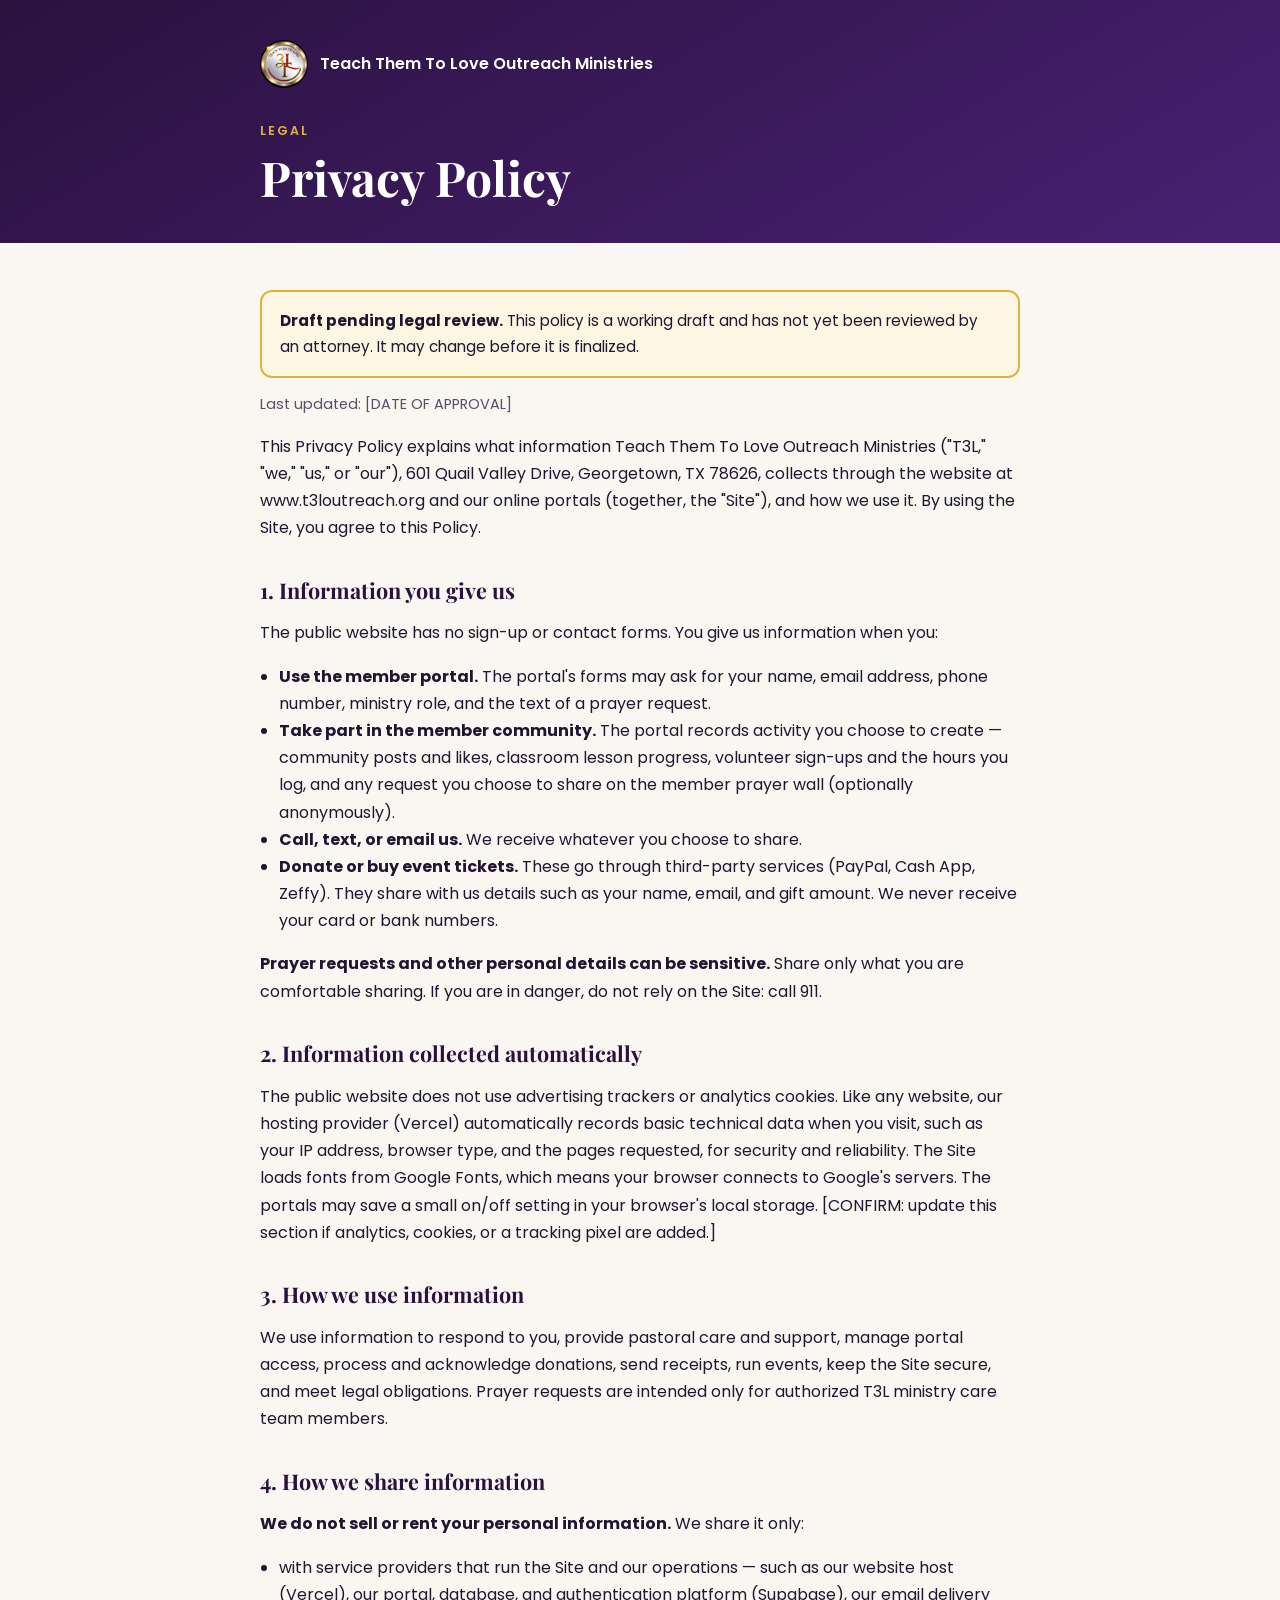
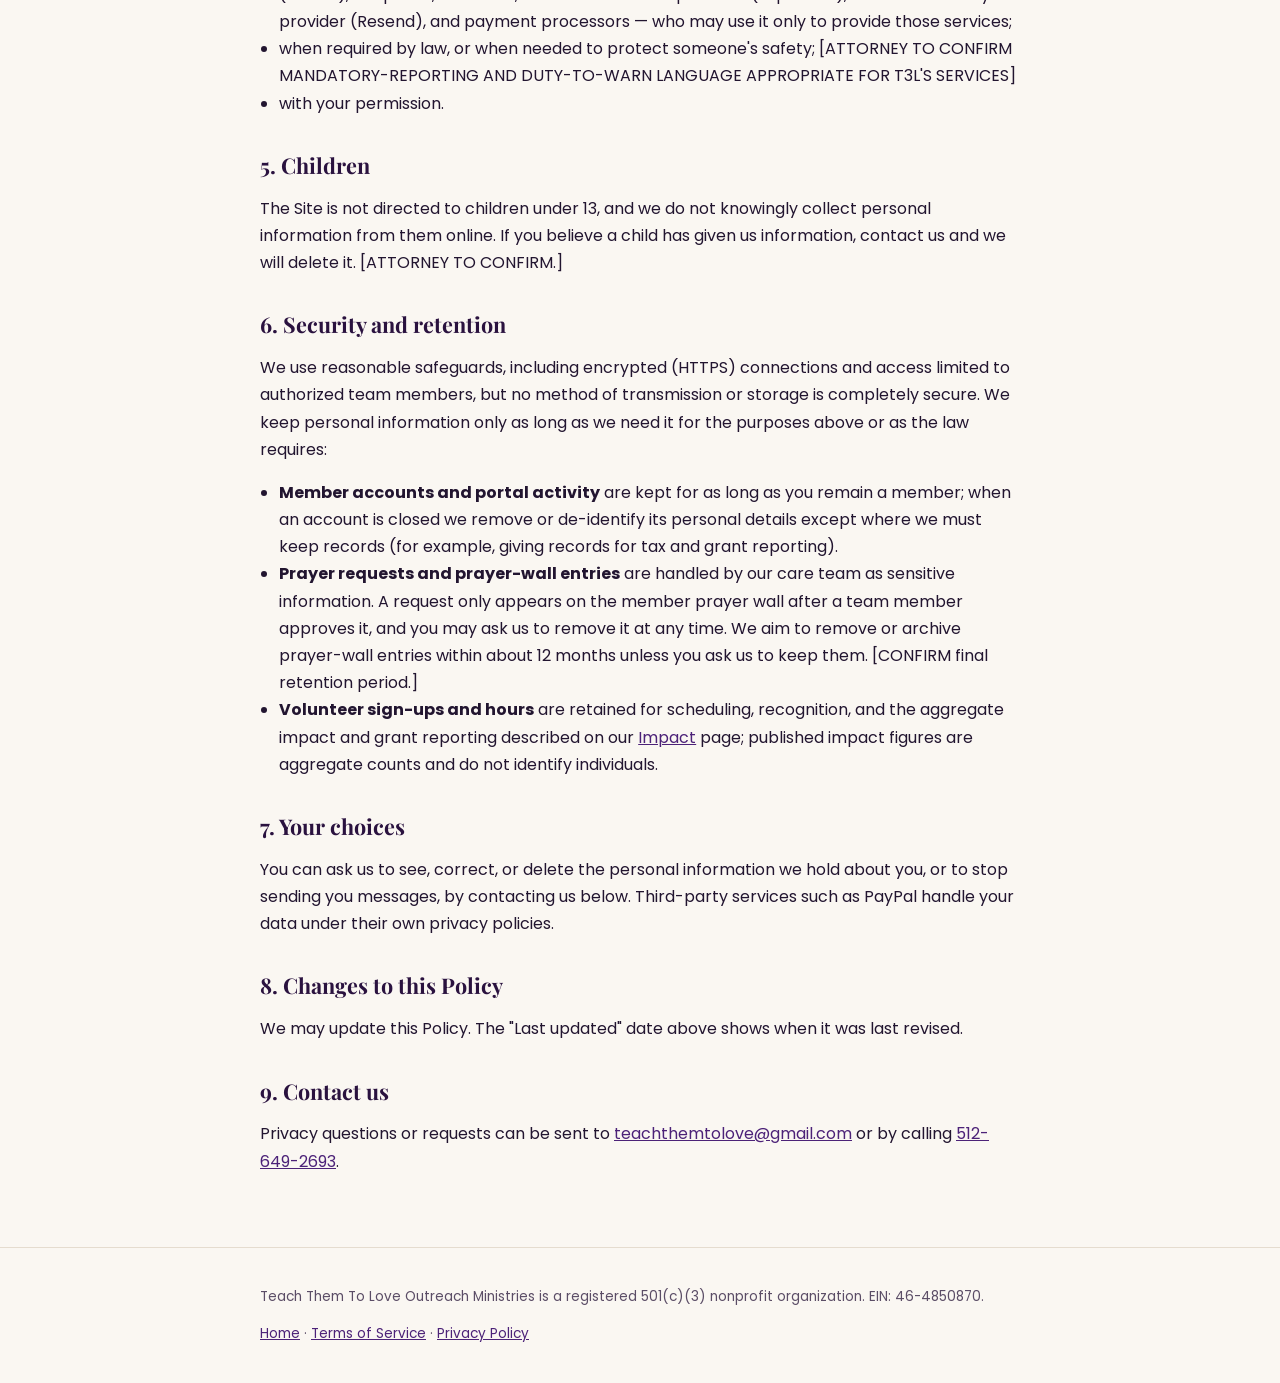
<file: privacy.html>
<!doctype html>
<html lang="en">
<head>
  <meta charset="utf-8">
  <meta name="viewport" content="width=device-width, initial-scale=1">
  <title>Privacy Policy — Teach Them To Love Outreach Ministries</title>
  <meta name="description" content="Privacy Policy for the Teach Them To Love Outreach Ministries (T3L) website.">
  <!-- DRAFT: keep noindex until an attorney has reviewed and approved this policy.
       After approval: remove this tag, remove the draft notice below, fill every
       [BRACKETED] item, and add this page to sitemap.xml. -->
  <meta name="robots" content="noindex">
  <meta name="theme-color" content="#2a123f">
  <link rel="canonical" href="https://www.t3loutreach.org/privacy.html">
  <link rel="icon" href="/assets/img/t3l-logo.png" type="image/png">
  <link rel="apple-touch-icon" href="/assets/img/t3l-logo.png">
  <link rel="preconnect" href="https://fonts.googleapis.com">
  <link rel="preconnect" href="https://fonts.gstatic.com" crossorigin>
  <link href="https://fonts.googleapis.com/css2?family=Playfair+Display:wght@600;700&family=Poppins:wght@400;500;600;700&display=swap" rel="stylesheet">
  <!-- Self-contained like 404.html, so it renders the same on any host. -->
  <style>
    :root {
      --purple-900: #2a123f;
      --purple-700: #4c2278;
      --gold: #e0b23c;
      --ink: #221530;
      --muted: #5b4d66;
      --cream: #faf7f2;
    }
    * { box-sizing: border-box; }
    body {
      margin: 0;
      font-family: "Poppins", "Segoe UI", system-ui, -apple-system, sans-serif;
      color: var(--ink);
      background: var(--cream);
      line-height: 1.7;
      -webkit-font-smoothing: antialiased;
    }
    a { color: var(--purple-700); }
    .masthead {
      background: linear-gradient(150deg, rgba(42, 18, 63, 0.97), rgba(76, 34, 120, 0.9)), var(--purple-900);
      color: #fff;
      padding: 40px 16px 36px;
    }
    .masthead a { color: #fff; text-decoration: none; display: inline-flex; align-items: center; gap: 12px; font-weight: 600; }
    .masthead img { width: 48px; height: 48px; clip-path: circle(50%); }
    .eyebrow { text-transform: uppercase; letter-spacing: 0.16em; font-size: 0.78rem; font-weight: 600; color: var(--gold); margin: 24px 0 8px; }
    h1, h2 { font-family: "Playfair Display", Georgia, serif; line-height: 1.2; }
    h1 { font-size: clamp(2rem, 6vw, 3rem); margin: 0; }
    h2 { font-size: 1.35rem; color: var(--purple-900); margin: 36px 0 8px; }
    .wrap { max-width: 760px; margin: 0 auto; }
    main { padding: 32px 16px 56px; }
    .draft {
      border: 2px solid var(--gold);
      background: #fdf6e3;
      border-radius: 12px;
      padding: 16px 18px;
      margin-bottom: 8px;
      font-size: 0.95rem;
    }
    .updated { color: var(--muted); font-size: 0.9rem; }
    ul { padding-left: 1.2em; }
    footer { border-top: 1px solid #e5dccf; padding: 24px 16px; font-size: 0.85rem; color: var(--muted); }
  </style>
</head>
<body>
  <header class="masthead">
    <div class="wrap">
      <a href="/"><img src="/assets/img/t3l-logo.png" alt="">Teach Them To Love Outreach Ministries</a>
      <p class="eyebrow">Legal</p>
      <h1>Privacy Policy</h1>
    </div>
  </header>

  <main>
    <div class="wrap">
      <!-- Remove this notice once an attorney has approved the final text. -->
      <p class="draft"><strong>Draft pending legal review.</strong> This policy is a working draft and has not yet been reviewed by an attorney. It may change before it is finalized.</p>
      <p class="updated">Last updated: [DATE OF APPROVAL]</p>

      <p>This Privacy Policy explains what information Teach Them To Love Outreach Ministries ("T3L," "we," "us," or "our"), 601 Quail Valley Drive, Georgetown, TX 78626, collects through the website at www.t3loutreach.org and our online portals (together, the "Site"), and how we use it. By using the Site, you agree to this Policy.</p>

      <h2>1. Information you give us</h2>
      <p>The public website has no sign-up or contact forms. You give us information when you:</p>
      <ul>
        <li><strong>Use the member portal.</strong> The portal's forms may ask for your name, email address, phone number, ministry role, and the text of a prayer request.</li>
        <li><strong>Take part in the member community.</strong> The portal records activity you choose to create — community posts and likes, classroom lesson progress, volunteer sign-ups and the hours you log, and any request you choose to share on the member prayer wall (optionally anonymously).</li>
        <li><strong>Call, text, or email us.</strong> We receive whatever you choose to share.</li>
        <li><strong>Donate or buy event tickets.</strong> These go through third-party services (PayPal, Cash App, Zeffy). They share with us details such as your name, email, and gift amount. We never receive your card or bank numbers.</li>
      </ul>
      <p><strong>Prayer requests and other personal details can be sensitive.</strong> Share only what you are comfortable sharing. If you are in danger, do not rely on the Site: call 911.</p>

      <h2>2. Information collected automatically</h2>
      <p>The public website does not use advertising trackers or analytics cookies. Like any website, our hosting provider (Vercel) automatically records basic technical data when you visit, such as your IP address, browser type, and the pages requested, for security and reliability. The Site loads fonts from Google Fonts, which means your browser connects to Google's servers. The portals may save a small on/off setting in your browser's local storage. [CONFIRM: update this section if analytics, cookies, or a tracking pixel are added.]</p>

      <h2>3. How we use information</h2>
      <p>We use information to respond to you, provide pastoral care and support, manage portal access, process and acknowledge donations, send receipts, run events, keep the Site secure, and meet legal obligations. Prayer requests are intended only for authorized T3L ministry care team members.</p>

      <h2>4. How we share information</h2>
      <p><strong>We do not sell or rent your personal information.</strong> We share it only:</p>
      <ul>
        <li>with service providers that run the Site and our operations — such as our website host (Vercel), our portal, database, and authentication platform (Supabase), our email delivery provider (Resend), and payment processors — who may use it only to provide those services;</li>
        <li>when required by law, or when needed to protect someone's safety; [ATTORNEY TO CONFIRM MANDATORY-REPORTING AND DUTY-TO-WARN LANGUAGE APPROPRIATE FOR T3L'S SERVICES]</li>
        <li>with your permission.</li>
      </ul>

      <h2>5. Children</h2>
      <p>The Site is not directed to children under 13, and we do not knowingly collect personal information from them online. If you believe a child has given us information, contact us and we will delete it. [ATTORNEY TO CONFIRM.]</p>

      <h2>6. Security and retention</h2>
      <p>We use reasonable safeguards, including encrypted (HTTPS) connections and access limited to authorized team members, but no method of transmission or storage is completely secure. We keep personal information only as long as we need it for the purposes above or as the law requires:</p>
      <ul>
        <li><strong>Member accounts and portal activity</strong> are kept for as long as you remain a member; when an account is closed we remove or de-identify its personal details except where we must keep records (for example, giving records for tax and grant reporting).</li>
        <li><strong>Prayer requests and prayer-wall entries</strong> are handled by our care team as sensitive information. A request only appears on the member prayer wall after a team member approves it, and you may ask us to remove it at any time. We aim to remove or archive prayer-wall entries within about 12 months unless you ask us to keep them. [CONFIRM final retention period.]</li>
        <li><strong>Volunteer sign-ups and hours</strong> are retained for scheduling, recognition, and the aggregate impact and grant reporting described on our <a href="/impact.html">Impact</a> page; published impact figures are aggregate counts and do not identify individuals.</li>
      </ul>

      <h2>7. Your choices</h2>
      <p>You can ask us to see, correct, or delete the personal information we hold about you, or to stop sending you messages, by contacting us below. Third-party services such as PayPal handle your data under their own privacy policies.</p>

      <h2>8. Changes to this Policy</h2>
      <p>We may update this Policy. The "Last updated" date above shows when it was last revised.</p>

      <h2>9. Contact us</h2>
      <p>Privacy questions or requests can be sent to <a href="mailto:teachthemtolove@gmail.com">teachthemtolove@gmail.com</a> or by calling <a href="tel:+15126492693">512-649-2693</a>.</p>
    </div>
  </main>

  <footer>
    <div class="wrap">
      <p>Teach Them To Love Outreach Ministries is a registered 501(c)(3) nonprofit organization. EIN: 46-4850870.</p>
      <p><a href="/">Home</a> · <a href="/terms.html">Terms of Service</a> · <a href="/privacy.html">Privacy Policy</a></p>
    </div>
  </footer>
</body>
</html>
</file>
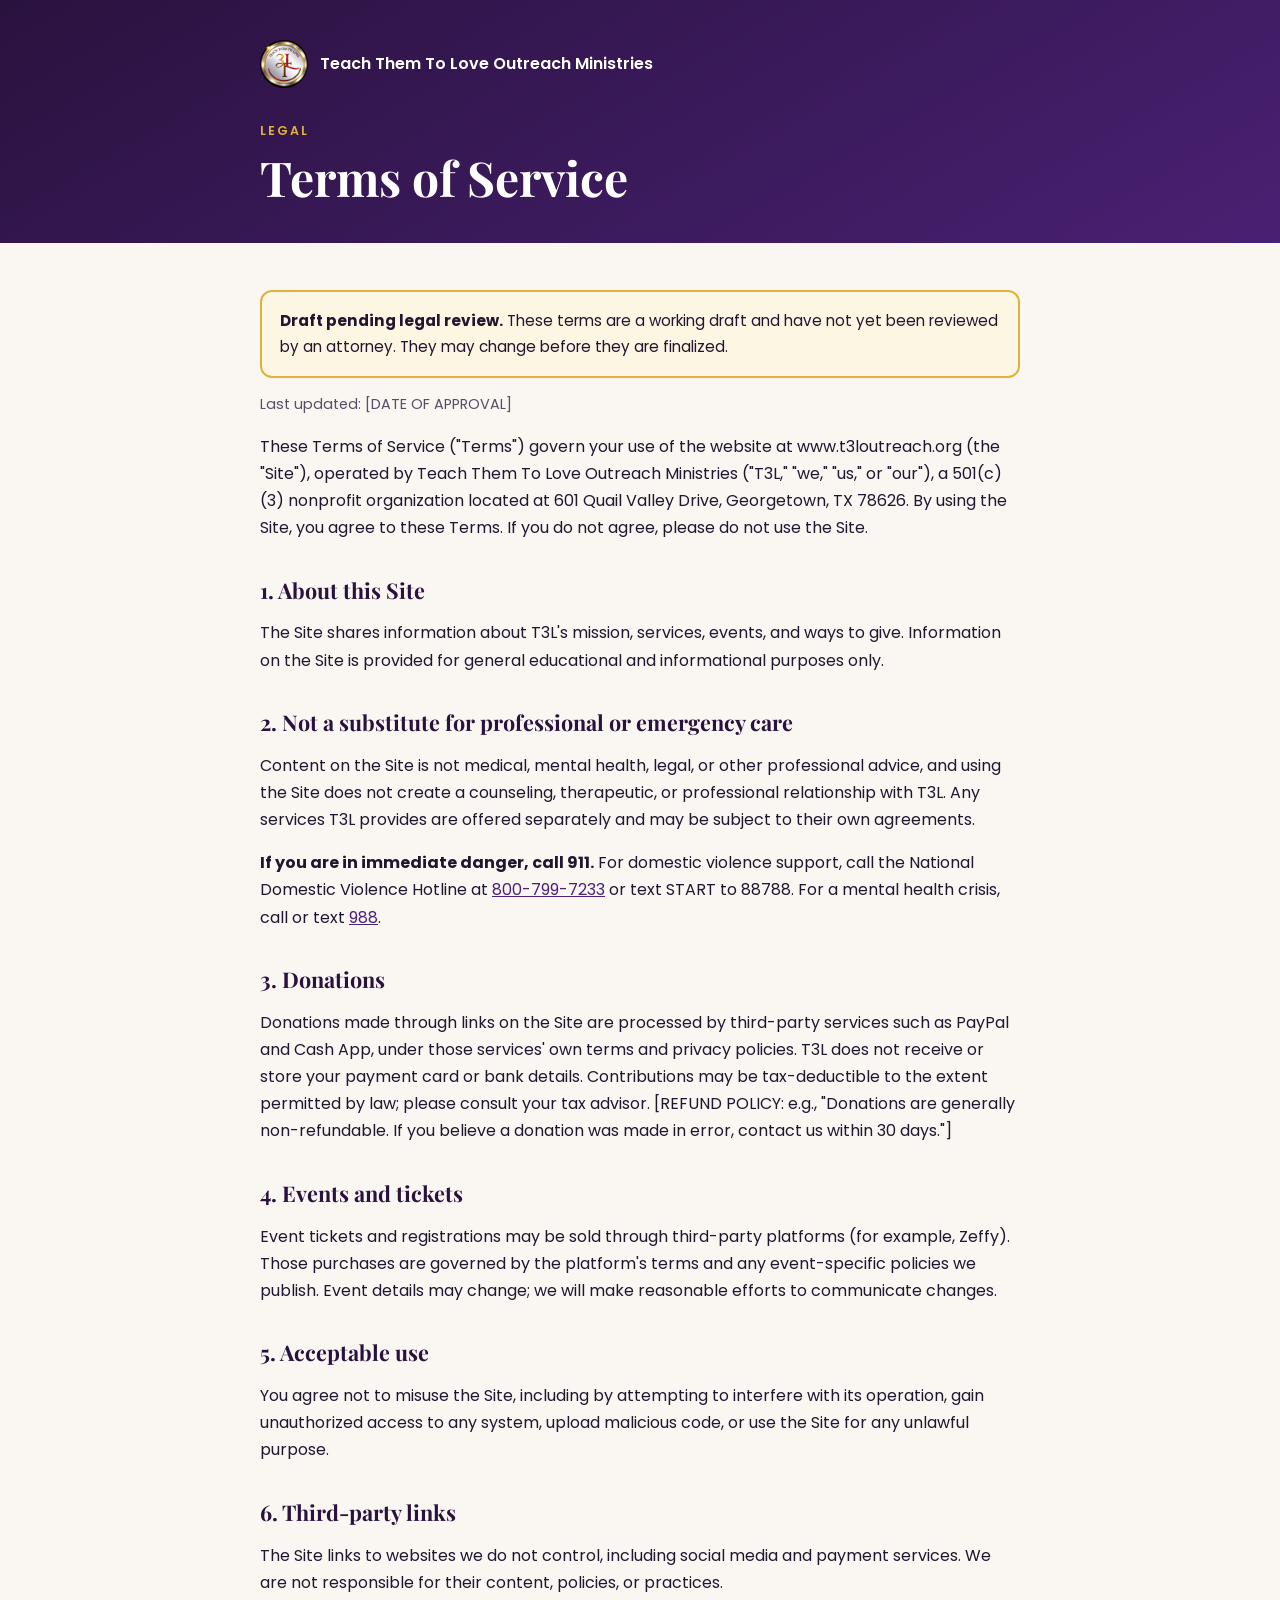
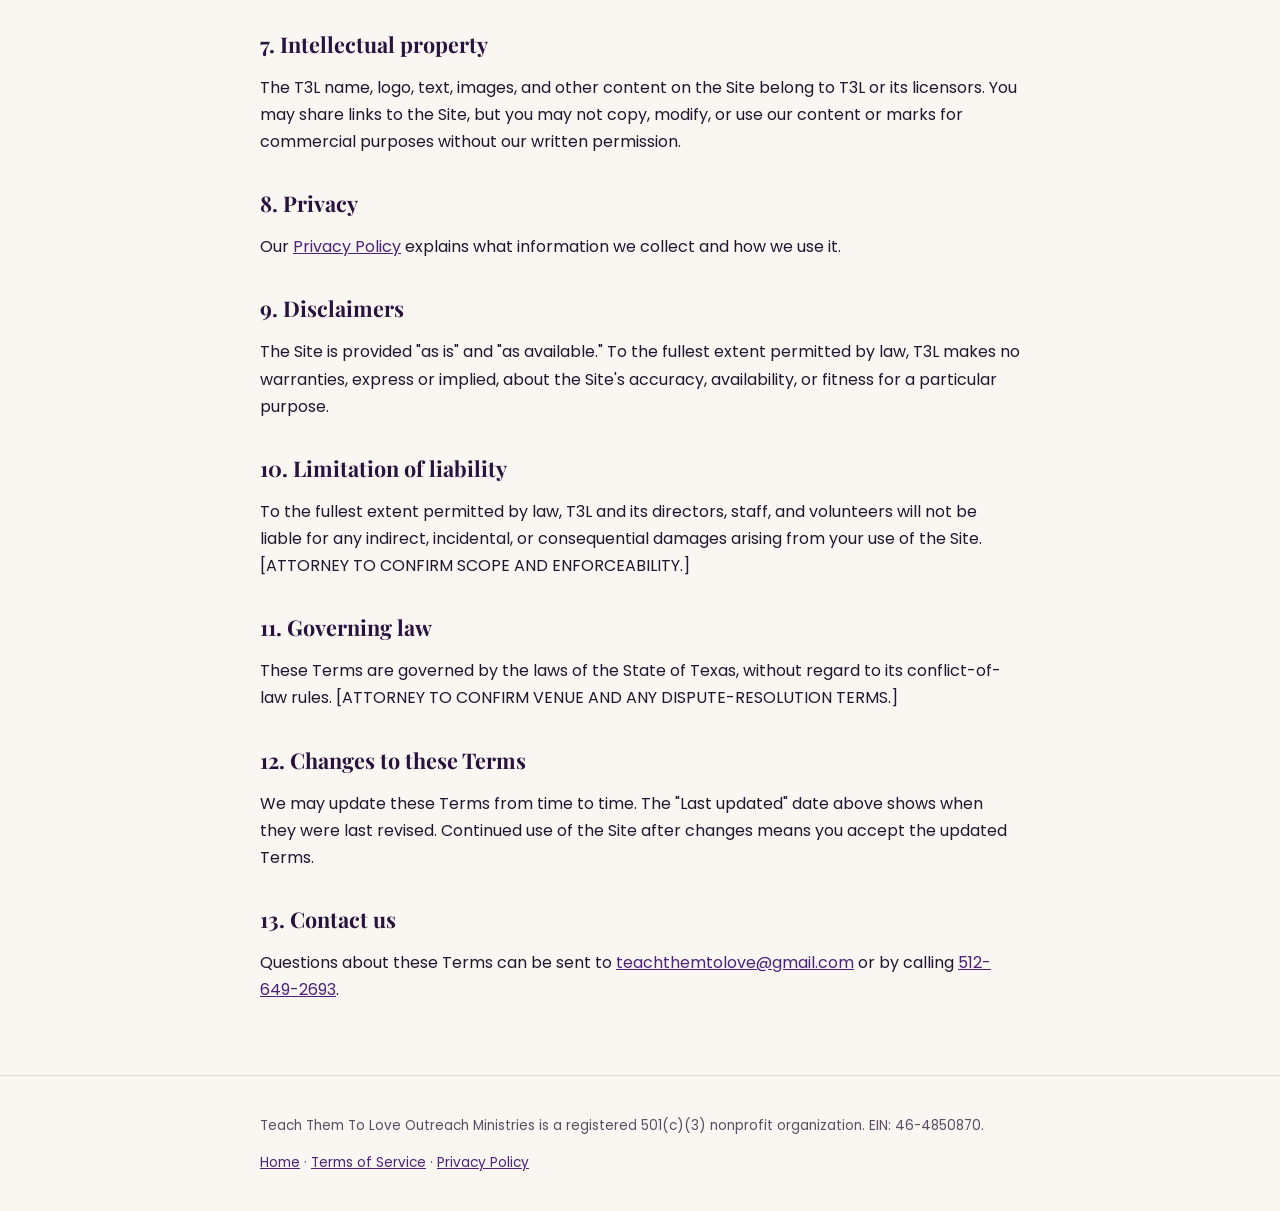
<file: terms.html>
<!doctype html>
<html lang="en">
<head>
  <meta charset="utf-8">
  <meta name="viewport" content="width=device-width, initial-scale=1">
  <title>Terms of Service — Teach Them To Love Outreach Ministries</title>
  <meta name="description" content="Terms of Service for the Teach Them To Love Outreach Ministries (T3L) website.">
  <!-- DRAFT: keep noindex until an attorney has reviewed and approved these terms.
       After approval: remove this tag, remove the draft notice below, fill every
       [BRACKETED] item, and add this page to sitemap.xml. -->
  <meta name="robots" content="noindex">
  <meta name="theme-color" content="#2a123f">
  <link rel="canonical" href="https://www.t3loutreach.org/terms.html">
  <link rel="icon" href="/assets/img/t3l-logo.png" type="image/png">
  <link rel="apple-touch-icon" href="/assets/img/t3l-logo.png">
  <link rel="preconnect" href="https://fonts.googleapis.com">
  <link rel="preconnect" href="https://fonts.gstatic.com" crossorigin>
  <link href="https://fonts.googleapis.com/css2?family=Playfair+Display:wght@600;700&family=Poppins:wght@400;500;600;700&display=swap" rel="stylesheet">
  <!-- Self-contained like 404.html, so it renders the same on any host. -->
  <style>
    :root {
      --purple-900: #2a123f;
      --purple-700: #4c2278;
      --gold: #e0b23c;
      --ink: #221530;
      --muted: #5b4d66;
      --cream: #faf7f2;
    }
    * { box-sizing: border-box; }
    body {
      margin: 0;
      font-family: "Poppins", "Segoe UI", system-ui, -apple-system, sans-serif;
      color: var(--ink);
      background: var(--cream);
      line-height: 1.7;
      -webkit-font-smoothing: antialiased;
    }
    a { color: var(--purple-700); }
    .masthead {
      background: linear-gradient(150deg, rgba(42, 18, 63, 0.97), rgba(76, 34, 120, 0.9)), var(--purple-900);
      color: #fff;
      padding: 40px 16px 36px;
    }
    .masthead a { color: #fff; text-decoration: none; display: inline-flex; align-items: center; gap: 12px; font-weight: 600; }
    .masthead img { width: 48px; height: 48px; clip-path: circle(50%); }
    .eyebrow { text-transform: uppercase; letter-spacing: 0.16em; font-size: 0.78rem; font-weight: 600; color: var(--gold); margin: 24px 0 8px; }
    h1, h2 { font-family: "Playfair Display", Georgia, serif; line-height: 1.2; }
    h1 { font-size: clamp(2rem, 6vw, 3rem); margin: 0; }
    h2 { font-size: 1.35rem; color: var(--purple-900); margin: 36px 0 8px; }
    .wrap { max-width: 760px; margin: 0 auto; }
    main { padding: 32px 16px 56px; }
    .draft {
      border: 2px solid var(--gold);
      background: #fdf6e3;
      border-radius: 12px;
      padding: 16px 18px;
      margin-bottom: 8px;
      font-size: 0.95rem;
    }
    .updated { color: var(--muted); font-size: 0.9rem; }
    footer { border-top: 1px solid #e5dccf; padding: 24px 16px; font-size: 0.85rem; color: var(--muted); }
  </style>
</head>
<body>
  <header class="masthead">
    <div class="wrap">
      <a href="/"><img src="/assets/img/t3l-logo.png" alt="">Teach Them To Love Outreach Ministries</a>
      <p class="eyebrow">Legal</p>
      <h1>Terms of Service</h1>
    </div>
  </header>

  <main>
    <div class="wrap">
      <!-- Remove this notice once an attorney has approved the final text. -->
      <p class="draft"><strong>Draft pending legal review.</strong> These terms are a working draft and have not yet been reviewed by an attorney. They may change before they are finalized.</p>
      <p class="updated">Last updated: [DATE OF APPROVAL]</p>

      <p>These Terms of Service ("Terms") govern your use of the website at www.t3loutreach.org (the "Site"), operated by Teach Them To Love Outreach Ministries ("T3L," "we," "us," or "our"), a 501(c)(3) nonprofit organization located at 601 Quail Valley Drive, Georgetown, TX 78626. By using the Site, you agree to these Terms. If you do not agree, please do not use the Site.</p>

      <h2>1. About this Site</h2>
      <p>The Site shares information about T3L's mission, services, events, and ways to give. Information on the Site is provided for general educational and informational purposes only.</p>

      <h2>2. Not a substitute for professional or emergency care</h2>
      <p>Content on the Site is not medical, mental health, legal, or other professional advice, and using the Site does not create a counseling, therapeutic, or professional relationship with T3L. Any services T3L provides are offered separately and may be subject to their own agreements.</p>
      <p><strong>If you are in immediate danger, call 911.</strong> For domestic violence support, call the National Domestic Violence Hotline at <a href="tel:18007997233">800-799-7233</a> or text START to 88788. For a mental health crisis, call or text <a href="tel:988">988</a>.</p>

      <h2>3. Donations</h2>
      <p>Donations made through links on the Site are processed by third-party services such as PayPal and Cash App, under those services' own terms and privacy policies. T3L does not receive or store your payment card or bank details. Contributions may be tax-deductible to the extent permitted by law; please consult your tax advisor. [REFUND POLICY: e.g., "Donations are generally non-refundable. If you believe a donation was made in error, contact us within 30 days."]</p>

      <h2>4. Events and tickets</h2>
      <p>Event tickets and registrations may be sold through third-party platforms (for example, Zeffy). Those purchases are governed by the platform's terms and any event-specific policies we publish. Event details may change; we will make reasonable efforts to communicate changes.</p>

      <h2>5. Acceptable use</h2>
      <p>You agree not to misuse the Site, including by attempting to interfere with its operation, gain unauthorized access to any system, upload malicious code, or use the Site for any unlawful purpose.</p>

      <h2>6. Third-party links</h2>
      <p>The Site links to websites we do not control, including social media and payment services. We are not responsible for their content, policies, or practices.</p>

      <h2>7. Intellectual property</h2>
      <p>The T3L name, logo, text, images, and other content on the Site belong to T3L or its licensors. You may share links to the Site, but you may not copy, modify, or use our content or marks for commercial purposes without our written permission.</p>

      <h2>8. Privacy</h2>
      <p>Our <a href="/privacy.html">Privacy Policy</a> explains what information we collect and how we use it.</p>

      <h2>9. Disclaimers</h2>
      <p>The Site is provided "as is" and "as available." To the fullest extent permitted by law, T3L makes no warranties, express or implied, about the Site's accuracy, availability, or fitness for a particular purpose.</p>

      <h2>10. Limitation of liability</h2>
      <p>To the fullest extent permitted by law, T3L and its directors, staff, and volunteers will not be liable for any indirect, incidental, or consequential damages arising from your use of the Site. [ATTORNEY TO CONFIRM SCOPE AND ENFORCEABILITY.]</p>

      <h2>11. Governing law</h2>
      <p>These Terms are governed by the laws of the State of Texas, without regard to its conflict-of-law rules. [ATTORNEY TO CONFIRM VENUE AND ANY DISPUTE-RESOLUTION TERMS.]</p>

      <h2>12. Changes to these Terms</h2>
      <p>We may update these Terms from time to time. The "Last updated" date above shows when they were last revised. Continued use of the Site after changes means you accept the updated Terms.</p>

      <h2>13. Contact us</h2>
      <p>Questions about these Terms can be sent to <a href="mailto:teachthemtolove@gmail.com">teachthemtolove@gmail.com</a> or by calling <a href="tel:+15126492693">512-649-2693</a>.</p>
    </div>
  </main>

  <footer>
    <div class="wrap">
      <p>Teach Them To Love Outreach Ministries is a registered 501(c)(3) nonprofit organization. EIN: 46-4850870.</p>
      <p><a href="/">Home</a> · <a href="/terms.html">Terms of Service</a> · <a href="/privacy.html">Privacy Policy</a></p>
    </div>
  </footer>
</body>
</html>
</file>
<file: assets/t3l.css>
/* ==========================================================================
   Teach Them To Love Outreach Ministries — T3L site styles
   Scoped to #t3l-ghl so the block can be embedded in GoHighLevel (or any CMS)
   without colliding with host/theme styles.
   Palette: deep purple (brand) + warm gold (accent), reflecting the
   "Shades of Purple" identity.
   ========================================================================== */

#t3l-ghl {
  --t3l-purple-900: #2a123f;
  --t3l-purple-800: #3b1a5c;
  --t3l-purple-700: #4c2278;
  --t3l-purple-600: #5f2e91;
  --t3l-purple-100: #efe7f6;
  --t3l-gold: #e0b23c;
  --t3l-gold-dark: #c6952a;
  --t3l-ink: #221530;
  --t3l-body: #46394f;
  --t3l-muted: #6f6478;
  --t3l-line: #e5dced;
  --t3l-bg: #ffffff;
  --t3l-bg-soft: #f7f3fb;
  --t3l-danger: #a3231f;
  --t3l-danger-bg: #fbeaea;

  --t3l-radius: 16px;
  --t3l-shadow: 0 18px 40px -24px rgba(42, 18, 63, 0.45);
  --t3l-max: 1140px;

  color: var(--t3l-body);
  background: var(--t3l-bg);
  font-family: "Poppins", "Segoe UI", system-ui, -apple-system, sans-serif;
  line-height: 1.65;
  font-size: 17px;
  -webkit-font-smoothing: antialiased;
}

#t3l-ghl *,
#t3l-ghl *::before,
#t3l-ghl *::after { box-sizing: border-box; }

#t3l-ghl img { max-width: 100%; height: auto; display: block; }

#t3l-ghl h1,
#t3l-ghl h2,
#t3l-ghl h3 {
  font-family: "Playfair Display", "Poppins", Georgia, serif;
  color: var(--t3l-ink);
  line-height: 1.15;
  margin: 0 0 0.5em;
  font-weight: 700;
}

#t3l-ghl h2 { font-size: clamp(1.7rem, 3.4vw, 2.6rem); }
#t3l-ghl h3 { font-size: 1.25rem; font-family: "Poppins", sans-serif; }
#t3l-ghl p { margin: 0 0 1rem; }
#t3l-ghl a { color: var(--t3l-purple-600); text-decoration: none; }
#t3l-ghl a:hover { text-decoration: underline; }

#t3l-ghl .container {
  width: 100%;
  max-width: var(--t3l-max);
  margin-inline: auto;
  padding-inline: 24px;
}

#t3l-ghl .section { padding: clamp(48px, 7vw, 88px) 0; }

#t3l-ghl .eyebrow {
  text-transform: uppercase;
  letter-spacing: 0.14em;
  font-size: 0.78rem;
  font-weight: 600;
  color: var(--t3l-gold);
  margin: 0 0 0.75rem;
}
#t3l-ghl .eyebrow.dark { color: var(--t3l-purple-600); }
#t3l-ghl .lead { font-size: 1.12rem; color: var(--t3l-body); }

/* --- Skip link -------------------------------------------------------- */
#t3l-ghl .skip-link {
  position: absolute;
  left: -999px;
  top: 0;
  background: var(--t3l-purple-800);
  color: #fff;
  padding: 10px 16px;
  border-radius: 0 0 8px 0;
  z-index: 1000;
}
#t3l-ghl .skip-link:focus { left: 0; }

/* --- Buttons ---------------------------------------------------------- */
#t3l-ghl .button {
  display: inline-block;
  padding: 14px 26px;
  border-radius: 999px;
  font-weight: 600;
  font-size: 0.98rem;
  transition: transform 0.15s ease, box-shadow 0.15s ease, background 0.15s ease;
  text-decoration: none;
}
#t3l-ghl .button:hover { text-decoration: none; transform: translateY(-2px); }
#t3l-ghl .button.gold {
  background: var(--t3l-gold);
  color: var(--t3l-ink);
  box-shadow: 0 12px 24px -14px rgba(224, 178, 60, 0.9);
}
#t3l-ghl .button.gold:hover { background: var(--t3l-gold-dark); }
#t3l-ghl .button.ghost {
  border: 2px solid rgba(255, 255, 255, 0.7);
  color: #fff;
}
#t3l-ghl .button.ghost:hover { background: rgba(255, 255, 255, 0.12); }
#t3l-ghl .button-row { display: flex; flex-wrap: wrap; gap: 14px; margin-top: 24px; }

/* --- Header ----------------------------------------------------------- */
#t3l-ghl .site-header {
  position: sticky;
  top: 0;
  z-index: 50;
  background: rgba(255, 255, 255, 0.96);
  backdrop-filter: blur(8px);
  border-bottom: 1px solid var(--t3l-line);
}
#t3l-ghl .header-inner {
  display: flex;
  align-items: center;
  justify-content: space-between;
  gap: 20px;
  padding-block: 12px;
}
#t3l-ghl .brand {
  display: flex;
  align-items: center;
  gap: 12px;
  color: var(--t3l-ink);
  font-weight: 600;
  line-height: 1.2;
}
#t3l-ghl .brand:hover { text-decoration: none; }
#t3l-ghl .brand img { width: 48px; height: 48px; object-fit: contain; }
#t3l-ghl .brand span { display: flex; flex-direction: column; font-size: 0.95rem; }
#t3l-ghl .brand strong { color: var(--t3l-purple-600); font-weight: 700; }

#t3l-ghl .nav { display: flex; align-items: center; gap: 22px; }
#t3l-ghl .nav a { color: var(--t3l-ink); font-weight: 500; font-size: 0.96rem; }
#t3l-ghl .nav a:hover { color: var(--t3l-purple-600); text-decoration: none; }
#t3l-ghl .nav .nav-give {
  background: var(--t3l-gold);
  color: var(--t3l-ink);
  font-weight: 600;
  padding: 9px 18px;
  border-radius: 999px;
}
#t3l-ghl .nav .nav-give:hover { background: var(--t3l-gold-dark); color: var(--t3l-ink); }

#t3l-ghl .menu-toggle {
  display: none;
  border: 1px solid var(--t3l-line);
  background: #fff;
  color: var(--t3l-ink);
  padding: 9px 16px;
  border-radius: 999px;
  font-weight: 600;
  cursor: pointer;
}

/* --- Hero ------------------------------------------------------------- */
#t3l-ghl .hero {
  background:
    linear-gradient(100deg,
      rgba(42, 18, 63, 0.95) 0%,
      rgba(50, 22, 74, 0.82) 32%,
      rgba(59, 26, 92, 0.48) 60%,
      rgba(76, 34, 120, 0.20) 100%),
    url('img/hero-counseling.webp');
  background-size: cover;
  background-position: center right;
  background-repeat: no-repeat;
  color: #fff;
  padding: clamp(64px, 10vw, 120px) 0;
}

/* Narrow screens: darken the wash so the headline stays legible over the photo */
@media (max-width: 720px) {
  #t3l-ghl .hero {
    background:
      linear-gradient(180deg, rgba(42, 18, 63, 0.9), rgba(59, 26, 92, 0.86)),
      url('img/hero-counseling.webp');
    background-size: cover;
    background-position: center right;
    background-repeat: no-repeat;
  }
}
#t3l-ghl .hero .eyebrow { color: var(--t3l-gold); }
#t3l-ghl .hero h1 { color: #fff; }
#t3l-ghl .hero-copy {
  font-size: 1.2rem;
  max-width: 640px;
  color: rgba(255, 255, 255, 0.9);
  margin-top: 24px;
}

/* --- Safety notice ---------------------------------------------------- */
#t3l-ghl .safety-notice { background: var(--t3l-danger-bg); border-block: 1px solid #f0cfce; }
#t3l-ghl .safety-notice .container {
  display: flex;
  align-items: flex-start;
  gap: 14px;
  padding-block: 18px;
}
#t3l-ghl .safety-notice p { margin: 0; color: #5c1a18; font-size: 0.98rem; }
#t3l-ghl .safety-notice a { color: var(--t3l-danger); font-weight: 600; }
#t3l-ghl .notice-mark {
  flex: none;
  width: 30px;
  height: 30px;
  border-radius: 50%;
  background: var(--t3l-danger);
  color: #fff;
  font-weight: 700;
  display: grid;
  place-items: center;
}

/* --- Intro ------------------------------------------------------------ */
#t3l-ghl .intro-grid,
#t3l-ghl .facts-grid,
#t3l-ghl .access-grid,
#t3l-ghl .founder-grid,
#t3l-ghl .faq-grid {
  display: grid;
  grid-template-columns: 1fr 1fr;
  gap: clamp(28px, 5vw, 60px);
  align-items: start;
}
#t3l-ghl .belief {
  border-left: 4px solid var(--t3l-gold);
  padding-left: 18px;
  font-style: italic;
  color: var(--t3l-purple-700);
  font-size: 1.1rem;
}

/* --- Mission ---------------------------------------------------------- */
#t3l-ghl .mission { background: var(--t3l-purple-900); color: #fff; }
#t3l-ghl .mission-grid { display: grid; grid-template-columns: 1fr 1fr; gap: 28px; }
#t3l-ghl .mission-card {
  background: rgba(255, 255, 255, 0.06);
  border: 1px solid rgba(255, 255, 255, 0.14);
  border-radius: var(--t3l-radius);
  padding: 32px;
}
#t3l-ghl .mission-card p:last-child { margin: 0; font-size: 1.08rem; }
#t3l-ghl .mission-card .eyebrow { color: var(--t3l-gold); }

/* --- Facts ------------------------------------------------------------ */
#t3l-ghl .facts { background: var(--t3l-bg-soft); }
#t3l-ghl .fact-box {
  background: #fff;
  border: 1px solid var(--t3l-line);
  border-radius: var(--t3l-radius);
  box-shadow: var(--t3l-shadow);
  padding: 12px 28px 20px;
}
#t3l-ghl .fact-box table { width: 100%; border-collapse: collapse; }
#t3l-ghl .fact-box caption {
  caption-side: top;
  text-align: left;
  padding: 16px 0 8px;
  font-size: 0.82rem;
  color: var(--t3l-muted);
}
#t3l-ghl .fact-box th,
#t3l-ghl .fact-box td {
  text-align: left;
  padding: 14px 0;
  border-bottom: 1px solid var(--t3l-line);
  vertical-align: top;
}
#t3l-ghl .fact-box th { width: 34%; color: var(--t3l-ink); font-weight: 600; }
#t3l-ghl .fact-box tr:last-child th,
#t3l-ghl .fact-box tr:last-child td { border-bottom: 0; }

/* --- Services --------------------------------------------------------- */
#t3l-ghl .services-heading { max-width: 760px; margin-bottom: 44px; }
#t3l-ghl .service-grid {
  display: grid;
  grid-template-columns: repeat(3, 1fr);
  gap: 26px;
}
#t3l-ghl .service-card {
  background: #fff;
  border: 1px solid var(--t3l-line);
  border-radius: var(--t3l-radius);
  padding: 32px 28px;
  box-shadow: var(--t3l-shadow);
  display: flex;
  flex-direction: column;
}
#t3l-ghl .service-number {
  font-family: "Playfair Display", serif;
  font-size: 2rem;
  color: var(--t3l-gold);
  margin: 0 0 8px;
}
#t3l-ghl .service-card h3 { color: var(--t3l-purple-700); }
#t3l-ghl .service-card > a {
  margin-top: auto;
  font-weight: 600;
  padding-top: 14px;
}

/* --- Access steps ----------------------------------------------------- */
#t3l-ghl .access { background: var(--t3l-bg-soft); }
#t3l-ghl .access-steps { list-style: none; margin: 0; padding: 0; display: grid; gap: 18px; }
#t3l-ghl .access-steps li {
  display: flex;
  gap: 18px;
  background: #fff;
  border: 1px solid var(--t3l-line);
  border-radius: var(--t3l-radius);
  padding: 22px 24px;
}
#t3l-ghl .access-steps li > span {
  flex: none;
  font-family: "Playfair Display", serif;
  font-size: 1.5rem;
  font-weight: 700;
  color: var(--t3l-gold);
}
#t3l-ghl .access-steps h3 { margin-bottom: 4px; color: var(--t3l-purple-700); }
#t3l-ghl .access-steps p { margin: 0; }

/* --- Founder ---------------------------------------------------------- */
#t3l-ghl .founder-grid { align-items: center; }
#t3l-ghl .founder-image img {
  border-radius: var(--t3l-radius);
  box-shadow: var(--t3l-shadow);
  width: 100%;
  object-fit: cover;
}
#t3l-ghl .founder-copy .eyebrow { color: var(--t3l-gold); }
#t3l-ghl .founder-copy blockquote {
  margin: 24px 0 0;
  padding: 20px 24px;
  background: var(--t3l-purple-100);
  border-radius: var(--t3l-radius);
  border-left: 4px solid var(--t3l-purple-600);
  font-style: italic;
  color: var(--t3l-purple-800);
  font-size: 1.1rem;
}

/* --- Event ------------------------------------------------------------ */
#t3l-ghl .event { background: var(--t3l-purple-900); color: #fff; }
#t3l-ghl .event-panel {
  display: grid;
  grid-template-columns: 0.9fr 1.1fr;
  gap: clamp(28px, 5vw, 56px);
  align-items: center;
}
#t3l-ghl .event-art img { border-radius: var(--t3l-radius); box-shadow: var(--t3l-shadow); }
/* Post-event thank-you: 3D T3L medallion in place of the event flyer. */
#t3l-ghl .event-logo {
  display: flex;
  justify-content: center;
  align-items: center;
  padding: clamp(16px, 4vw, 40px) 0;
  perspective: 1100px;
  background: radial-gradient(circle at 50% 50%, rgba(224, 178, 60, 0.28) 0%, rgba(95, 46, 145, 0.25) 38%, transparent 66%);
}
#t3l-ghl .logo-coin {
  position: relative;
  width: min(340px, 72vw);
  aspect-ratio: 1;
  border-radius: 50%;
  transform: rotateY(-16deg) rotateX(7deg);
  box-shadow:
    2px 1px 0 #d9a93a, 4px 2px 0 #c6952a, 6px 3px 0 #b5862a, 8px 4px 0 #a37724,
    10px 5px 0 #8f6720, 12px 6px 0 #7a571b,
    30px 46px 60px -18px rgba(0, 0, 0, 0.65),
    0 0 70px rgba(224, 178, 60, 0.35);
  animation: t3l-coin-float 8s ease-in-out infinite;
}
#t3l-ghl .logo-coin img { display: block; width: 100%; height: 100%; border-radius: 50%; }
#t3l-ghl .logo-coin::after {
  content: "";
  position: absolute;
  inset: 0;
  border-radius: 50%;
  background: linear-gradient(115deg, transparent 30%, rgba(255, 255, 255, 0.45) 45%, transparent 58%);
  background-size: 250% 100%;
  mix-blend-mode: screen;
  pointer-events: none;
  animation: t3l-coin-shine 8s ease-in-out infinite;
}
@keyframes t3l-coin-float {
  0%, 100% { transform: rotateY(-16deg) rotateX(7deg) translateY(0); }
  50% { transform: rotateY(-6deg) rotateX(2deg) translateY(-10px); }
}
@keyframes t3l-coin-shine {
  0%, 100% { background-position: 120% 0; }
  50% { background-position: -20% 0; }
}
#t3l-ghl .event-copy h2 { color: #fff; }
#t3l-ghl .event-copy .eyebrow { color: var(--t3l-gold); }
#t3l-ghl .date-chip {
  display: inline-block;
  background: rgba(224, 178, 60, 0.16);
  border: 1px solid rgba(224, 178, 60, 0.5);
  border-radius: 12px;
  padding: 12px 18px;
  color: #fff;
}
#t3l-ghl .event-note { color: rgba(255, 255, 255, 0.75); font-size: 0.95rem; }

/* --- Giving ----------------------------------------------------------- */
#t3l-ghl .giving { background: var(--t3l-purple-800); color: #fff; text-align: center; }
#t3l-ghl .giving h2 { color: #fff; }
#t3l-ghl .giving .eyebrow { color: var(--t3l-gold); }
#t3l-ghl .giving .lead { color: rgba(255, 255, 255, 0.85); max-width: 620px; margin-inline: auto; }
#t3l-ghl .giving-grid {
  display: grid;
  grid-template-columns: 1fr 1fr;
  gap: 24px;
  margin-top: 36px;
  text-align: left;
}
#t3l-ghl .give-card {
  background: rgba(255, 255, 255, 0.07);
  border: 1px solid rgba(255, 255, 255, 0.16);
  border-radius: var(--t3l-radius);
  padding: 28px;
}
#t3l-ghl .give-card h3 { color: #fff; }
#t3l-ghl .give-card p { color: rgba(255, 255, 255, 0.82); }
#t3l-ghl .give-card a { color: var(--t3l-gold); font-weight: 600; }

/* --- FAQ -------------------------------------------------------------- */
#t3l-ghl .faq-list { display: grid; gap: 12px; }
#t3l-ghl .faq-list details {
  background: #fff;
  border: 1px solid var(--t3l-line);
  border-radius: 12px;
  padding: 6px 20px;
}
#t3l-ghl .faq-list summary {
  cursor: pointer;
  font-weight: 600;
  color: var(--t3l-ink);
  padding: 14px 0;
  list-style: none;
}
#t3l-ghl .faq-list summary::-webkit-details-marker { display: none; }
#t3l-ghl .faq-list summary::after { content: "+"; float: right; color: var(--t3l-gold); font-size: 1.3rem; line-height: 1; }
#t3l-ghl .faq-list details[open] summary::after { content: "–"; }
#t3l-ghl .faq-list details p { padding-bottom: 14px; margin: 0; }

/* --- Contact ---------------------------------------------------------- */
#t3l-ghl .contact-grid {
  display: grid;
  grid-template-columns: repeat(3, 1fr);
  gap: 24px;
  margin-top: 36px;
}
#t3l-ghl .contact-card {
  background: var(--t3l-bg-soft);
  border: 1px solid var(--t3l-line);
  border-radius: var(--t3l-radius);
  padding: 26px;
}
#t3l-ghl .contact-card h3 { color: var(--t3l-purple-700); }
#t3l-ghl .contact-card .social { display: flex; flex-wrap: wrap; gap: 14px; margin-top: 10px; }
#t3l-ghl .contact-card .social a { font-weight: 600; }
#t3l-ghl .hours { width: 100%; border-collapse: collapse; }
#t3l-ghl .hours th, #t3l-ghl .hours td { text-align: left; padding: 6px 0; font-size: 0.95rem; }
#t3l-ghl .hours th { font-weight: 600; color: var(--t3l-ink); }

/* --- Footer ----------------------------------------------------------- */
#t3l-ghl .footer { background: var(--t3l-purple-900); color: rgba(255, 255, 255, 0.85); padding-top: 64px; }
#t3l-ghl .footer-grid {
  display: grid;
  grid-template-columns: 1.4fr 1fr 1fr;
  gap: 40px;
  padding-bottom: 44px;
}
#t3l-ghl .footer img { width: 64px; margin-bottom: 12px; }
#t3l-ghl .footer h2 { color: #fff; font-size: 1.5rem; }
#t3l-ghl .footer .eyebrow { color: var(--t3l-gold); }
#t3l-ghl .footer-links { display: flex; flex-direction: column; gap: 8px; }
#t3l-ghl .footer-links a { color: rgba(255, 255, 255, 0.85); }
#t3l-ghl .footer-links a:hover { color: #fff; }
#t3l-ghl .footer-bottom {
  border-top: 1px solid rgba(255, 255, 255, 0.14);
  padding-block: 24px;
  font-size: 0.85rem;
  color: rgba(255, 255, 255, 0.6);
}
#t3l-ghl .footer-bottom a { color: rgba(255, 255, 255, 0.85); text-decoration: underline; }
#t3l-ghl .footer-bottom a:hover { color: #fff; }

/* --- Responsive ------------------------------------------------------- */
@media (max-width: 900px) {
  #t3l-ghl .menu-toggle { display: inline-block; }
  #t3l-ghl .nav {
    position: absolute;
    top: 100%;
    left: 0;
    right: 0;
    flex-direction: column;
    align-items: stretch;
    gap: 6px;
    background: #fff;
    border-bottom: 1px solid var(--t3l-line);
    padding: 14px 24px 20px;
    display: none;
  }
  #t3l-ghl .nav.is-open { display: flex; }
  #t3l-ghl .header-inner { position: relative; flex-wrap: wrap; }
  #t3l-ghl .intro-grid,
  #t3l-ghl .facts-grid,
  #t3l-ghl .access-grid,
  #t3l-ghl .founder-grid,
  #t3l-ghl .faq-grid,
  #t3l-ghl .mission-grid,
  #t3l-ghl .event-panel,
  #t3l-ghl .giving-grid { grid-template-columns: 1fr; }
  #t3l-ghl .service-grid,
  #t3l-ghl .contact-grid { grid-template-columns: 1fr; }
  #t3l-ghl .footer-grid { grid-template-columns: 1fr; }
}

@media (max-width: 620px) {
  #t3l-ghl .logo-coin { width: min(240px, 62vw); }
  #t3l-ghl h1 span { white-space: normal !important; }
}

/* In-page anchor targets: offset for the sticky header so headings aren't
   hidden underneath when a nav link jumps to a section. */
#t3l-ghl section[id],
#t3l-ghl #t3l-main-content { scroll-margin-top: 88px; }

/* --- Card movement --------------------------------------------------- */
/* Hover lift on the repeating cards. */
#t3l-ghl .service-card,
#t3l-ghl .mission-card,
#t3l-ghl .give-card,
#t3l-ghl .contact-card,
#t3l-ghl .access-steps li,
#t3l-ghl .fact-box {
  transition: transform 0.3s cubic-bezier(0.2, 0.7, 0.2, 1),
              box-shadow 0.3s ease,
              border-color 0.3s ease;
  will-change: transform;
}
#t3l-ghl .service-card:hover,
#t3l-ghl .service-card:focus-within,
#t3l-ghl .contact-card:hover,
#t3l-ghl .contact-card:focus-within,
#t3l-ghl .fact-box:hover {
  transform: translateY(-8px);
  box-shadow: 0 26px 50px -26px rgba(42, 18, 63, 0.55);
  border-color: var(--t3l-purple-600);
}
#t3l-ghl .access-steps li:hover,
#t3l-ghl .access-steps li:focus-within {
  transform: translateY(-4px);
  box-shadow: 0 20px 40px -26px rgba(42, 18, 63, 0.45);
  border-color: var(--t3l-purple-600);
}
/* Cards on dark grounds: lift + brighten their translucent surface. */
#t3l-ghl .mission-card:hover,
#t3l-ghl .give-card:hover {
  transform: translateY(-8px);
  background: rgba(255, 255, 255, 0.12);
  border-color: rgba(224, 178, 60, 0.55);
}
/* Nudge the arrow on card links. */
#t3l-ghl .service-card > a span,
#t3l-ghl .give-card a span {
  display: inline-block;
  transition: transform 0.25s ease;
}
#t3l-ghl .service-card:hover > a span,
#t3l-ghl .give-card:hover a span { transform: translateX(5px); }

/* Scroll-reveal: cards rise + fade as they enter the viewport.
   CSS scroll-driven animation — no JS. Browsers without support simply
   show the cards in their normal state (no hidden fallback). */
@media (prefers-reduced-motion: no-preference) {
  @supports (animation-timeline: view()) {
    #t3l-ghl .service-card,
    #t3l-ghl .mission-card,
    #t3l-ghl .give-card,
    #t3l-ghl .contact-card,
    #t3l-ghl .access-steps li {
      animation: t3l-card-rise linear both;
      animation-timeline: view();
      animation-range: entry 0% entry 42%;
    }
  }
}
@keyframes t3l-card-rise {
  from { opacity: 0; transform: translateY(34px); }
  to   { opacity: 1; transform: translateY(0); }
}

@media (prefers-reduced-motion: reduce) {
  #t3l-ghl * { transition: none !important; animation: none !important; }
  html { scroll-behavior: auto !important; }
}
</file>
